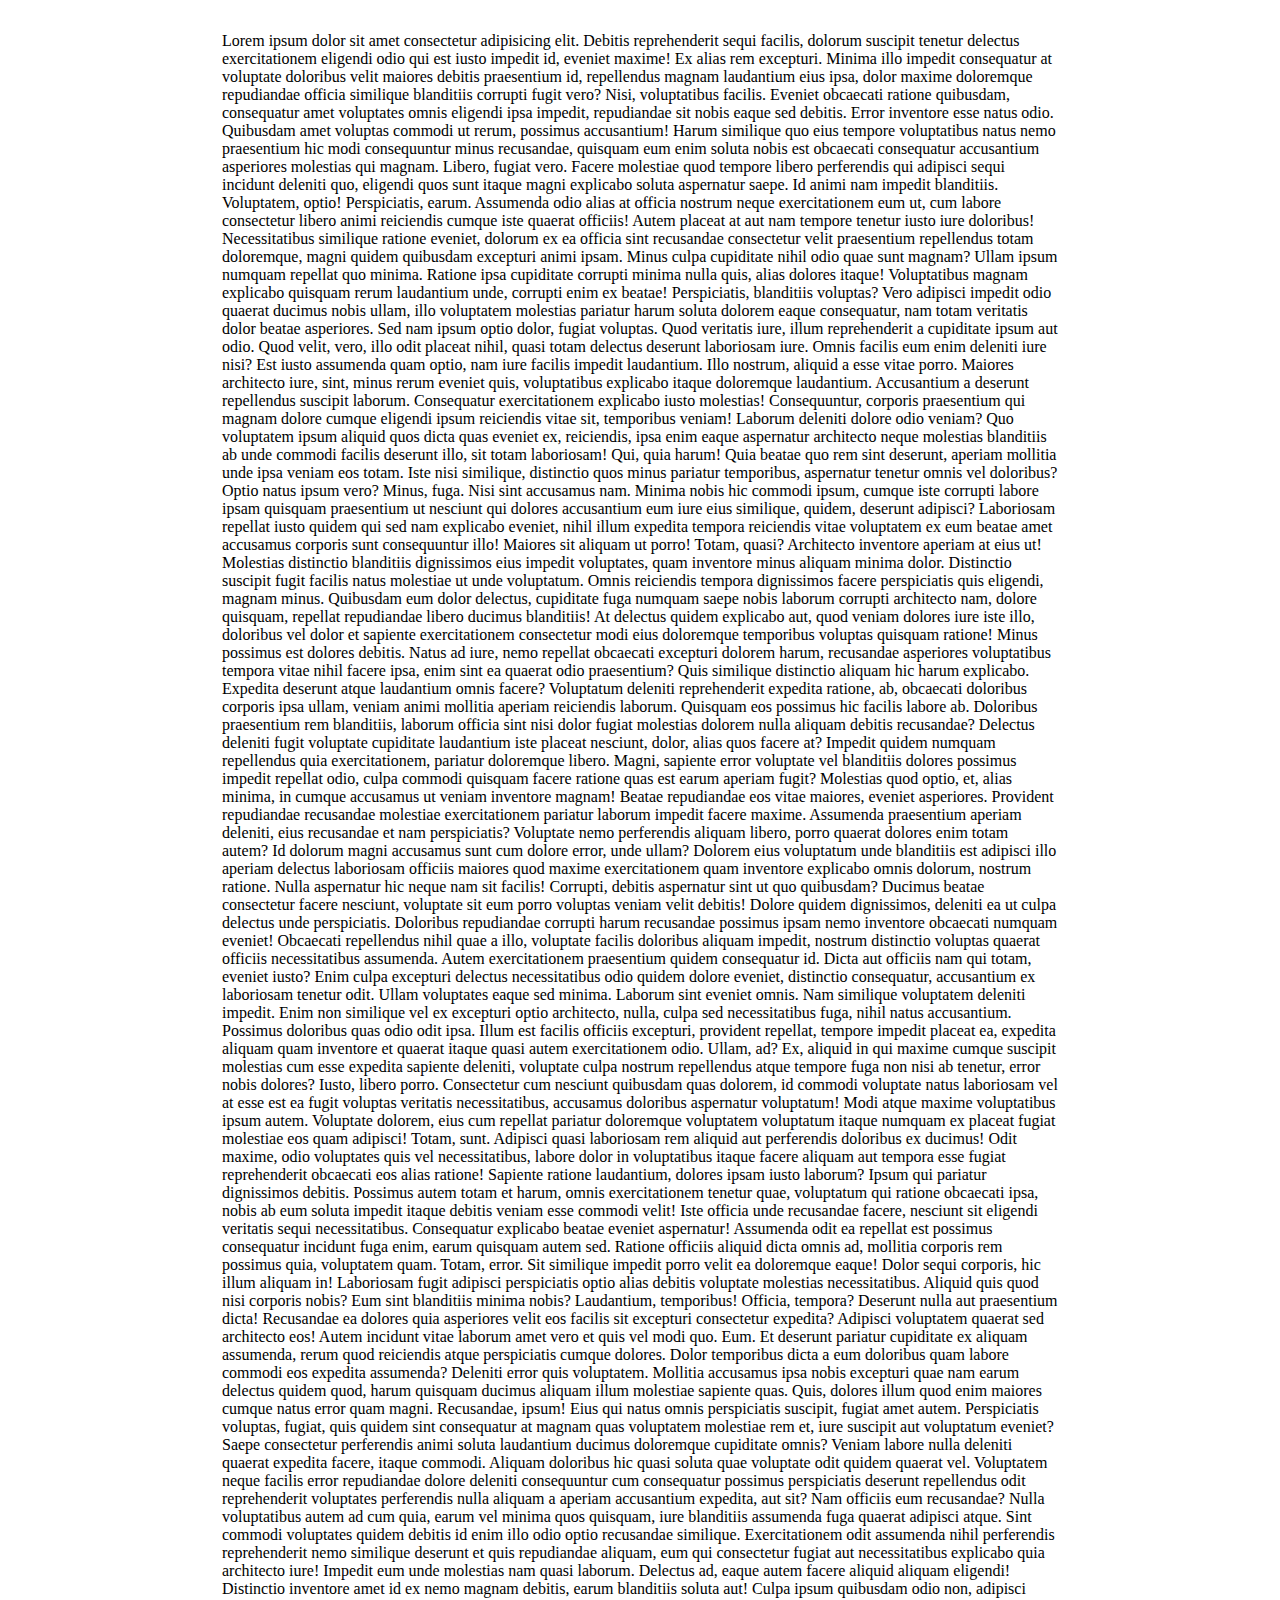
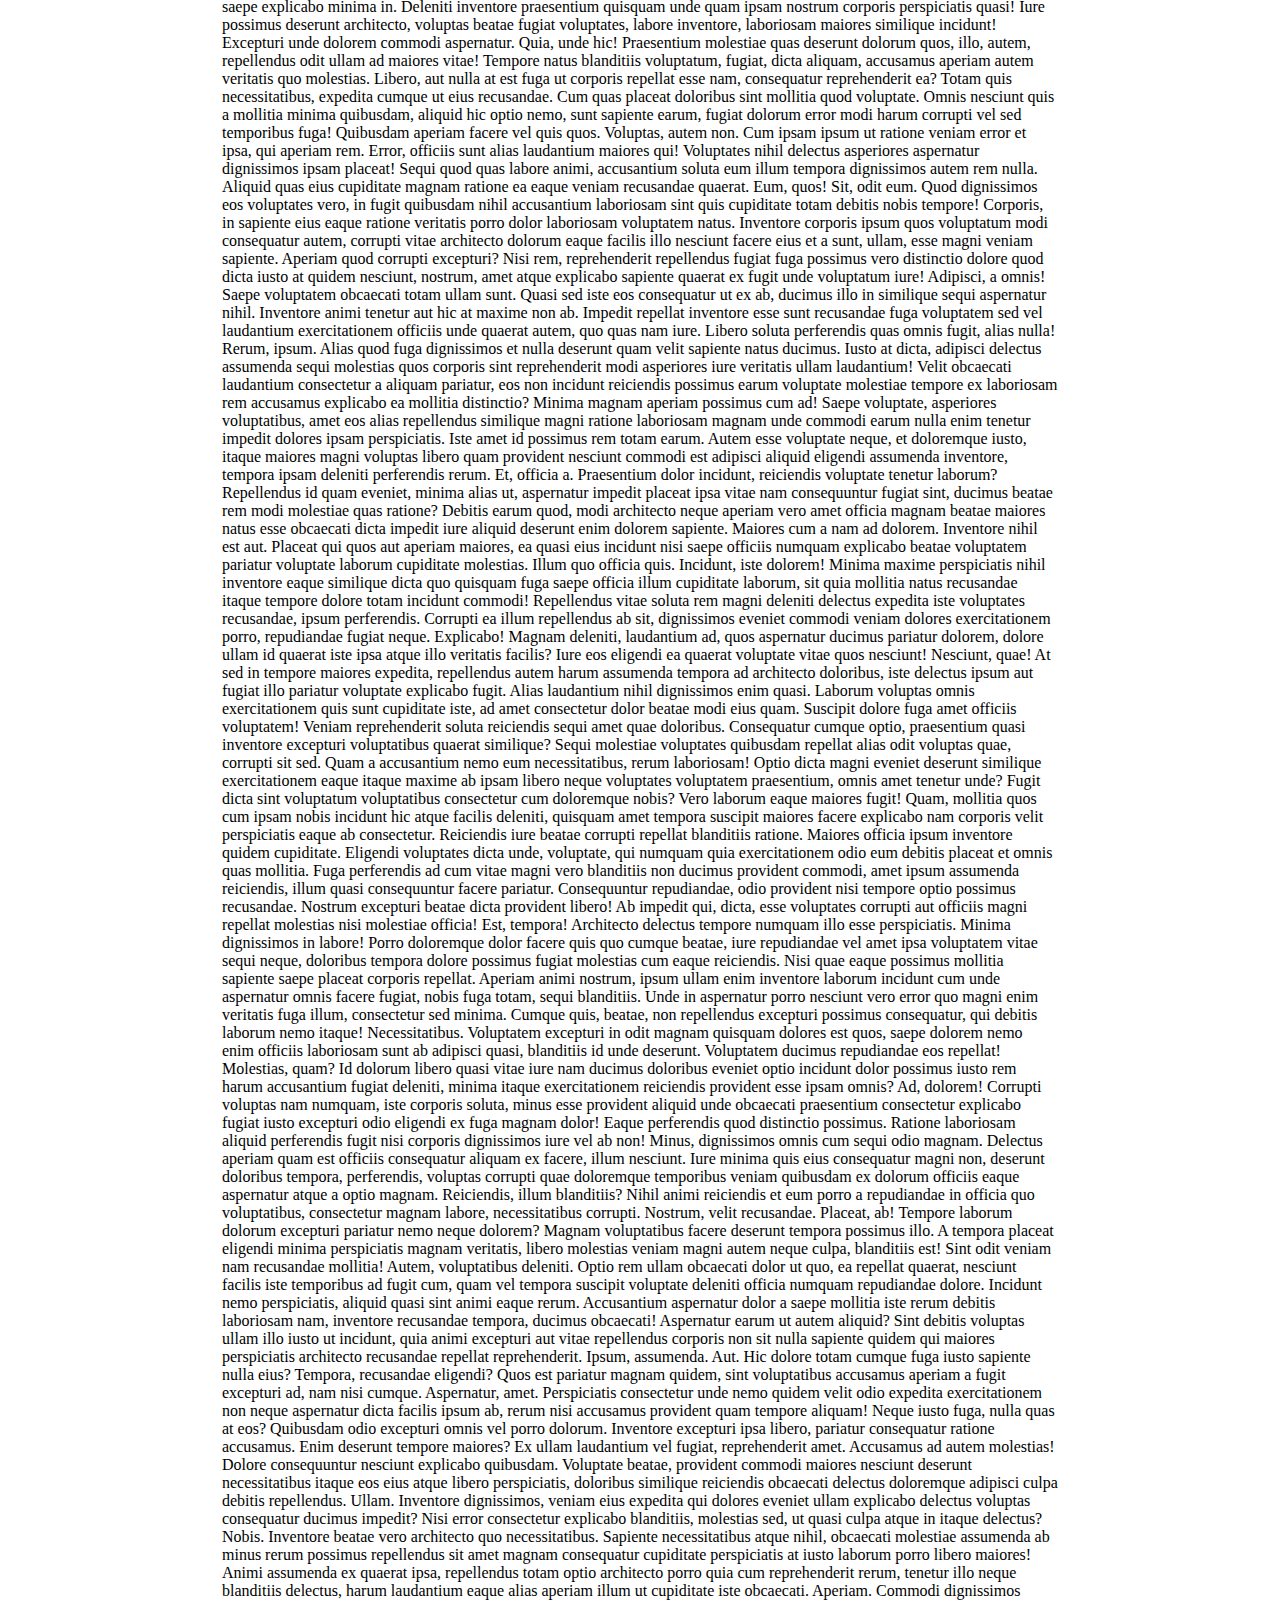
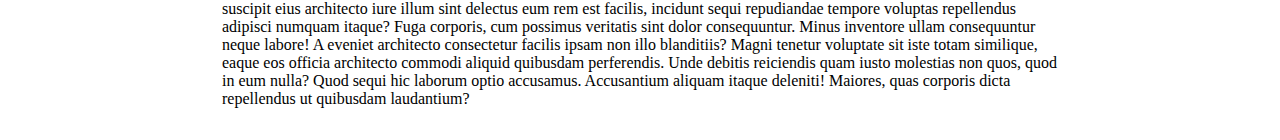
<file: blog-post-project/index.html>
<!DOCTYPE html>
<html lang="en">
    <head>
        <meta charset="UTF-8" />
        <meta http-equiv="X-UA-Compatible" content="IE=edge" />
        <meta name="viewport" content="width=device-width, initial-scale=1.0" />
        <link rel="stylesheet" href="styles.css" />
        <title>Typography Blog Post</title>
    </head>
    <body>
        <div class="content">
            <p>
                Lorem ipsum dolor sit amet consectetur adipisicing elit. Debitis
                reprehenderit sequi facilis, dolorum suscipit tenetur delectus
                exercitationem eligendi odio qui est iusto impedit id, eveniet
                maxime! Ex alias rem excepturi. Minima illo impedit consequatur
                at voluptate doloribus velit maiores debitis praesentium id,
                repellendus magnam laudantium eius ipsa, dolor maxime doloremque
                repudiandae officia similique blanditiis corrupti fugit vero?
                Nisi, voluptatibus facilis. Eveniet obcaecati ratione quibusdam,
                consequatur amet voluptates omnis eligendi ipsa impedit,
                repudiandae sit nobis eaque sed debitis. Error inventore esse
                natus odio. Quibusdam amet voluptas commodi ut rerum, possimus
                accusantium! Harum similique quo eius tempore voluptatibus natus
                nemo praesentium hic modi consequuntur minus recusandae,
                quisquam eum enim soluta nobis est obcaecati consequatur
                accusantium asperiores molestias qui magnam. Libero, fugiat
                vero. Facere molestiae quod tempore libero perferendis qui
                adipisci sequi incidunt deleniti quo, eligendi quos sunt itaque
                magni explicabo soluta aspernatur saepe. Id animi nam impedit
                blanditiis. Voluptatem, optio! Perspiciatis, earum. Assumenda
                odio alias at officia nostrum neque exercitationem eum ut, cum
                labore consectetur libero animi reiciendis cumque iste quaerat
                officiis! Autem placeat at aut nam tempore tenetur iusto iure
                doloribus! Necessitatibus similique ratione eveniet, dolorum ex
                ea officia sint recusandae consectetur velit praesentium
                repellendus totam doloremque, magni quidem quibusdam excepturi
                animi ipsam. Minus culpa cupiditate nihil odio quae sunt magnam?
                Ullam ipsum numquam repellat quo minima. Ratione ipsa cupiditate
                corrupti minima nulla quis, alias dolores itaque! Voluptatibus
                magnam explicabo quisquam rerum laudantium unde, corrupti enim
                ex beatae! Perspiciatis, blanditiis voluptas? Vero adipisci
                impedit odio quaerat ducimus nobis ullam, illo voluptatem
                molestias pariatur harum soluta dolorem eaque consequatur, nam
                totam veritatis dolor beatae asperiores. Sed nam ipsum optio
                dolor, fugiat voluptas. Quod veritatis iure, illum reprehenderit
                a cupiditate ipsum aut odio. Quod velit, vero, illo odit placeat
                nihil, quasi totam delectus deserunt laboriosam iure. Omnis
                facilis eum enim deleniti iure nisi? Est iusto assumenda quam
                optio, nam iure facilis impedit laudantium. Illo nostrum,
                aliquid a esse vitae porro. Maiores architecto iure, sint, minus
                rerum eveniet quis, voluptatibus explicabo itaque doloremque
                laudantium. Accusantium a deserunt repellendus suscipit laborum.
                Consequatur exercitationem explicabo iusto molestias!
                Consequuntur, corporis praesentium qui magnam dolore cumque
                eligendi ipsum reiciendis vitae sit, temporibus veniam! Laborum
                deleniti dolore odio veniam? Quo voluptatem ipsum aliquid quos
                dicta quas eveniet ex, reiciendis, ipsa enim eaque aspernatur
                architecto neque molestias blanditiis ab unde commodi facilis
                deserunt illo, sit totam laboriosam! Qui, quia harum! Quia
                beatae quo rem sint deserunt, aperiam mollitia unde ipsa veniam
                eos totam. Iste nisi similique, distinctio quos minus pariatur
                temporibus, aspernatur tenetur omnis vel doloribus? Optio natus
                ipsum vero? Minus, fuga. Nisi sint accusamus nam. Minima nobis
                hic commodi ipsum, cumque iste corrupti labore ipsam quisquam
                praesentium ut nesciunt qui dolores accusantium eum iure eius
                similique, quidem, deserunt adipisci? Laboriosam repellat iusto
                quidem qui sed nam explicabo eveniet, nihil illum expedita
                tempora reiciendis vitae voluptatem ex eum beatae amet accusamus
                corporis sunt consequuntur illo! Maiores sit aliquam ut porro!
                Totam, quasi? Architecto inventore aperiam at eius ut! Molestias
                distinctio blanditiis dignissimos eius impedit voluptates, quam
                inventore minus aliquam minima dolor. Distinctio suscipit fugit
                facilis natus molestiae ut unde voluptatum. Omnis reiciendis
                tempora dignissimos facere perspiciatis quis eligendi, magnam
                minus. Quibusdam eum dolor delectus, cupiditate fuga numquam
                saepe nobis laborum corrupti architecto nam, dolore quisquam,
                repellat repudiandae libero ducimus blanditiis! At delectus
                quidem explicabo aut, quod veniam dolores iure iste illo,
                doloribus vel dolor et sapiente exercitationem consectetur modi
                eius doloremque temporibus voluptas quisquam ratione! Minus
                possimus est dolores debitis. Natus ad iure, nemo repellat
                obcaecati excepturi dolorem harum, recusandae asperiores
                voluptatibus tempora vitae nihil facere ipsa, enim sint ea
                quaerat odio praesentium? Quis similique distinctio aliquam hic
                harum explicabo. Expedita deserunt atque laudantium omnis
                facere? Voluptatum deleniti reprehenderit expedita ratione, ab,
                obcaecati doloribus corporis ipsa ullam, veniam animi mollitia
                aperiam reiciendis laborum. Quisquam eos possimus hic facilis
                labore ab. Doloribus praesentium rem blanditiis, laborum officia
                sint nisi dolor fugiat molestias dolorem nulla aliquam debitis
                recusandae? Delectus deleniti fugit voluptate cupiditate
                laudantium iste placeat nesciunt, dolor, alias quos facere at?
                Impedit quidem numquam repellendus quia exercitationem, pariatur
                doloremque libero. Magni, sapiente error voluptate vel
                blanditiis dolores possimus impedit repellat odio, culpa commodi
                quisquam facere ratione quas est earum aperiam fugit? Molestias
                quod optio, et, alias minima, in cumque accusamus ut veniam
                inventore magnam! Beatae repudiandae eos vitae maiores, eveniet
                asperiores. Provident repudiandae recusandae molestiae
                exercitationem pariatur laborum impedit facere maxime. Assumenda
                praesentium aperiam deleniti, eius recusandae et nam
                perspiciatis? Voluptate nemo perferendis aliquam libero, porro
                quaerat dolores enim totam autem? Id dolorum magni accusamus
                sunt cum dolore error, unde ullam? Dolorem eius voluptatum unde
                blanditiis est adipisci illo aperiam delectus laboriosam
                officiis maiores quod maxime exercitationem quam inventore
                explicabo omnis dolorum, nostrum ratione. Nulla aspernatur hic
                neque nam sit facilis! Corrupti, debitis aspernatur sint ut quo
                quibusdam? Ducimus beatae consectetur facere nesciunt, voluptate
                sit eum porro voluptas veniam velit debitis! Dolore quidem
                dignissimos, deleniti ea ut culpa delectus unde perspiciatis.
                Doloribus repudiandae corrupti harum recusandae possimus ipsam
                nemo inventore obcaecati numquam eveniet! Obcaecati repellendus
                nihil quae a illo, voluptate facilis doloribus aliquam impedit,
                nostrum distinctio voluptas quaerat officiis necessitatibus
                assumenda. Autem exercitationem praesentium quidem consequatur
                id. Dicta aut officiis nam qui totam, eveniet iusto? Enim culpa
                excepturi delectus necessitatibus odio quidem dolore eveniet,
                distinctio consequatur, accusantium ex laboriosam tenetur odit.
                Ullam voluptates eaque sed minima. Laborum sint eveniet omnis.
                Nam similique voluptatem deleniti impedit. Enim non similique
                vel ex excepturi optio architecto, nulla, culpa sed
                necessitatibus fuga, nihil natus accusantium. Possimus doloribus
                quas odio odit ipsa. Illum est facilis officiis excepturi,
                provident repellat, tempore impedit placeat ea, expedita aliquam
                quam inventore et quaerat itaque quasi autem exercitationem
                odio. Ullam, ad? Ex, aliquid in qui maxime cumque suscipit
                molestias cum esse expedita sapiente deleniti, voluptate culpa
                nostrum repellendus atque tempore fuga non nisi ab tenetur,
                error nobis dolores? Iusto, libero porro. Consectetur cum
                nesciunt quibusdam quas dolorem, id commodi voluptate natus
                laboriosam vel at esse est ea fugit voluptas veritatis
                necessitatibus, accusamus doloribus aspernatur voluptatum! Modi
                atque maxime voluptatibus ipsum autem. Voluptate dolorem, eius
                cum repellat pariatur doloremque voluptatem voluptatum itaque
                numquam ex placeat fugiat molestiae eos quam adipisci! Totam,
                sunt. Adipisci quasi laboriosam rem aliquid aut perferendis
                doloribus ex ducimus! Odit maxime, odio voluptates quis vel
                necessitatibus, labore dolor in voluptatibus itaque facere
                aliquam aut tempora esse fugiat reprehenderit obcaecati eos
                alias ratione! Sapiente ratione laudantium, dolores ipsam iusto
                laborum? Ipsum qui pariatur dignissimos debitis. Possimus autem
                totam et harum, omnis exercitationem tenetur quae, voluptatum
                qui ratione obcaecati ipsa, nobis ab eum soluta impedit itaque
                debitis veniam esse commodi velit! Iste officia unde recusandae
                facere, nesciunt sit eligendi veritatis sequi necessitatibus.
                Consequatur explicabo beatae eveniet aspernatur! Assumenda odit
                ea repellat est possimus consequatur incidunt fuga enim, earum
                quisquam autem sed. Ratione officiis aliquid dicta omnis ad,
                mollitia corporis rem possimus quia, voluptatem quam. Totam,
                error. Sit similique impedit porro velit ea doloremque eaque!
                Dolor sequi corporis, hic illum aliquam in! Laboriosam fugit
                adipisci perspiciatis optio alias debitis voluptate molestias
                necessitatibus. Aliquid quis quod nisi corporis nobis? Eum sint
                blanditiis minima nobis? Laudantium, temporibus! Officia,
                tempora? Deserunt nulla aut praesentium dicta! Recusandae ea
                dolores quia asperiores velit eos facilis sit excepturi
                consectetur expedita? Adipisci voluptatem quaerat sed architecto
                eos! Autem incidunt vitae laborum amet vero et quis vel modi
                quo. Eum. Et deserunt pariatur cupiditate ex aliquam assumenda,
                rerum quod reiciendis atque perspiciatis cumque dolores. Dolor
                temporibus dicta a eum doloribus quam labore commodi eos
                expedita assumenda? Deleniti error quis voluptatem. Mollitia
                accusamus ipsa nobis excepturi quae nam earum delectus quidem
                quod, harum quisquam ducimus aliquam illum molestiae sapiente
                quas. Quis, dolores illum quod enim maiores cumque natus error
                quam magni. Recusandae, ipsum! Eius qui natus omnis perspiciatis
                suscipit, fugiat amet autem. Perspiciatis voluptas, fugiat, quis
                quidem sint consequatur at magnam quas voluptatem molestiae rem
                et, iure suscipit aut voluptatum eveniet? Saepe consectetur
                perferendis animi soluta laudantium ducimus doloremque
                cupiditate omnis? Veniam labore nulla deleniti quaerat expedita
                facere, itaque commodi. Aliquam doloribus hic quasi soluta quae
                voluptate odit quidem quaerat vel. Voluptatem neque facilis
                error repudiandae dolore deleniti consequuntur cum consequatur
                possimus perspiciatis deserunt repellendus odit reprehenderit
                voluptates perferendis nulla aliquam a aperiam accusantium
                expedita, aut sit? Nam officiis eum recusandae? Nulla
                voluptatibus autem ad cum quia, earum vel minima quos quisquam,
                iure blanditiis assumenda fuga quaerat adipisci atque. Sint
                commodi voluptates quidem debitis id enim illo odio optio
                recusandae similique. Exercitationem odit assumenda nihil
                perferendis reprehenderit nemo similique deserunt et quis
                repudiandae aliquam, eum qui consectetur fugiat aut
                necessitatibus explicabo quia architecto iure! Impedit eum unde
                molestias nam quasi laborum. Delectus ad, eaque autem facere
                aliquid aliquam eligendi! Distinctio inventore amet id ex nemo
                magnam debitis, earum blanditiis soluta aut! Culpa ipsum
                quibusdam odio non, adipisci saepe explicabo minima in. Deleniti
                inventore praesentium quisquam unde quam ipsam nostrum corporis
                perspiciatis quasi! Iure possimus deserunt architecto, voluptas
                beatae fugiat voluptates, labore inventore, laboriosam maiores
                similique incidunt! Excepturi unde dolorem commodi aspernatur.
                Quia, unde hic! Praesentium molestiae quas deserunt dolorum
                quos, illo, autem, repellendus odit ullam ad maiores vitae!
                Tempore natus blanditiis voluptatum, fugiat, dicta aliquam,
                accusamus aperiam autem veritatis quo molestias. Libero, aut
                nulla at est fuga ut corporis repellat esse nam, consequatur
                reprehenderit ea? Totam quis necessitatibus, expedita cumque ut
                eius recusandae. Cum quas placeat doloribus sint mollitia quod
                voluptate. Omnis nesciunt quis a mollitia minima quibusdam,
                aliquid hic optio nemo, sunt sapiente earum, fugiat dolorum
                error modi harum corrupti vel sed temporibus fuga! Quibusdam
                aperiam facere vel quis quos. Voluptas, autem non. Cum ipsam
                ipsum ut ratione veniam error et ipsa, qui aperiam rem. Error,
                officiis sunt alias laudantium maiores qui! Voluptates nihil
                delectus asperiores aspernatur dignissimos ipsam placeat! Sequi
                quod quas labore animi, accusantium soluta eum illum tempora
                dignissimos autem rem nulla. Aliquid quas eius cupiditate magnam
                ratione ea eaque veniam recusandae quaerat. Eum, quos! Sit, odit
                eum. Quod dignissimos eos voluptates vero, in fugit quibusdam
                nihil accusantium laboriosam sint quis cupiditate totam debitis
                nobis tempore! Corporis, in sapiente eius eaque ratione
                veritatis porro dolor laboriosam voluptatem natus. Inventore
                corporis ipsum quos voluptatum modi consequatur autem, corrupti
                vitae architecto dolorum eaque facilis illo nesciunt facere eius
                et a sunt, ullam, esse magni veniam sapiente. Aperiam quod
                corrupti excepturi? Nisi rem, reprehenderit repellendus fugiat
                fuga possimus vero distinctio dolore quod dicta iusto at quidem
                nesciunt, nostrum, amet atque explicabo sapiente quaerat ex
                fugit unde voluptatum iure! Adipisci, a omnis! Saepe voluptatem
                obcaecati totam ullam sunt. Quasi sed iste eos consequatur ut ex
                ab, ducimus illo in similique sequi aspernatur nihil. Inventore
                animi tenetur aut hic at maxime non ab. Impedit repellat
                inventore esse sunt recusandae fuga voluptatem sed vel
                laudantium exercitationem officiis unde quaerat autem, quo quas
                nam iure. Libero soluta perferendis quas omnis fugit, alias
                nulla! Rerum, ipsum. Alias quod fuga dignissimos et nulla
                deserunt quam velit sapiente natus ducimus. Iusto at dicta,
                adipisci delectus assumenda sequi molestias quos corporis sint
                reprehenderit modi asperiores iure veritatis ullam laudantium!
                Velit obcaecati laudantium consectetur a aliquam pariatur, eos
                non incidunt reiciendis possimus earum voluptate molestiae
                tempore ex laboriosam rem accusamus explicabo ea mollitia
                distinctio? Minima magnam aperiam possimus cum ad! Saepe
                voluptate, asperiores voluptatibus, amet eos alias repellendus
                similique magni ratione laboriosam magnam unde commodi earum
                nulla enim tenetur impedit dolores ipsam perspiciatis. Iste amet
                id possimus rem totam earum. Autem esse voluptate neque, et
                doloremque iusto, itaque maiores magni voluptas libero quam
                provident nesciunt commodi est adipisci aliquid eligendi
                assumenda inventore, tempora ipsam deleniti perferendis rerum.
                Et, officia a. Praesentium dolor incidunt, reiciendis voluptate
                tenetur laborum? Repellendus id quam eveniet, minima alias ut,
                aspernatur impedit placeat ipsa vitae nam consequuntur fugiat
                sint, ducimus beatae rem modi molestiae quas ratione? Debitis
                earum quod, modi architecto neque aperiam vero amet officia
                magnam beatae maiores natus esse obcaecati dicta impedit iure
                aliquid deserunt enim dolorem sapiente. Maiores cum a nam ad
                dolorem. Inventore nihil est aut. Placeat qui quos aut aperiam
                maiores, ea quasi eius incidunt nisi saepe officiis numquam
                explicabo beatae voluptatem pariatur voluptate laborum
                cupiditate molestias. Illum quo officia quis. Incidunt, iste
                dolorem! Minima maxime perspiciatis nihil inventore eaque
                similique dicta quo quisquam fuga saepe officia illum cupiditate
                laborum, sit quia mollitia natus recusandae itaque tempore
                dolore totam incidunt commodi! Repellendus vitae soluta rem
                magni deleniti delectus expedita iste voluptates recusandae,
                ipsum perferendis. Corrupti ea illum repellendus ab sit,
                dignissimos eveniet commodi veniam dolores exercitationem porro,
                repudiandae fugiat neque. Explicabo! Magnam deleniti, laudantium
                ad, quos aspernatur ducimus pariatur dolorem, dolore ullam id
                quaerat iste ipsa atque illo veritatis facilis? Iure eos
                eligendi ea quaerat voluptate vitae quos nesciunt! Nesciunt,
                quae! At sed in tempore maiores expedita, repellendus autem
                harum assumenda tempora ad architecto doloribus, iste delectus
                ipsum aut fugiat illo pariatur voluptate explicabo fugit. Alias
                laudantium nihil dignissimos enim quasi. Laborum voluptas omnis
                exercitationem quis sunt cupiditate iste, ad amet consectetur
                dolor beatae modi eius quam. Suscipit dolore fuga amet officiis
                voluptatem! Veniam reprehenderit soluta reiciendis sequi amet
                quae doloribus. Consequatur cumque optio, praesentium quasi
                inventore excepturi voluptatibus quaerat similique? Sequi
                molestiae voluptates quibusdam repellat alias odit voluptas
                quae, corrupti sit sed. Quam a accusantium nemo eum
                necessitatibus, rerum laboriosam! Optio dicta magni eveniet
                deserunt similique exercitationem eaque itaque maxime ab ipsam
                libero neque voluptates voluptatem praesentium, omnis amet
                tenetur unde? Fugit dicta sint voluptatum voluptatibus
                consectetur cum doloremque nobis? Vero laborum eaque maiores
                fugit! Quam, mollitia quos cum ipsam nobis incidunt hic atque
                facilis deleniti, quisquam amet tempora suscipit maiores facere
                explicabo nam corporis velit perspiciatis eaque ab consectetur.
                Reiciendis iure beatae corrupti repellat blanditiis ratione.
                Maiores officia ipsum inventore quidem cupiditate. Eligendi
                voluptates dicta unde, voluptate, qui numquam quia
                exercitationem odio eum debitis placeat et omnis quas mollitia.
                Fuga perferendis ad cum vitae magni vero blanditiis non ducimus
                provident commodi, amet ipsum assumenda reiciendis, illum quasi
                consequuntur facere pariatur. Consequuntur repudiandae, odio
                provident nisi tempore optio possimus recusandae. Nostrum
                excepturi beatae dicta provident libero! Ab impedit qui, dicta,
                esse voluptates corrupti aut officiis magni repellat molestias
                nisi molestiae officia! Est, tempora! Architecto delectus
                tempore numquam illo esse perspiciatis. Minima dignissimos in
                labore! Porro doloremque dolor facere quis quo cumque beatae,
                iure repudiandae vel amet ipsa voluptatem vitae sequi neque,
                doloribus tempora dolore possimus fugiat molestias cum eaque
                reiciendis. Nisi quae eaque possimus mollitia sapiente saepe
                placeat corporis repellat. Aperiam animi nostrum, ipsum ullam
                enim inventore laborum incidunt cum unde aspernatur omnis facere
                fugiat, nobis fuga totam, sequi blanditiis. Unde in aspernatur
                porro nesciunt vero error quo magni enim veritatis fuga illum,
                consectetur sed minima. Cumque quis, beatae, non repellendus
                excepturi possimus consequatur, qui debitis laborum nemo itaque!
                Necessitatibus. Voluptatem excepturi in odit magnam quisquam
                dolores est quos, saepe dolorem nemo enim officiis laboriosam
                sunt ab adipisci quasi, blanditiis id unde deserunt. Voluptatem
                ducimus repudiandae eos repellat! Molestias, quam? Id dolorum
                libero quasi vitae iure nam ducimus doloribus eveniet optio
                incidunt dolor possimus iusto rem harum accusantium fugiat
                deleniti, minima itaque exercitationem reiciendis provident esse
                ipsam omnis? Ad, dolorem! Corrupti voluptas nam numquam, iste
                corporis soluta, minus esse provident aliquid unde obcaecati
                praesentium consectetur explicabo fugiat iusto excepturi odio
                eligendi ex fuga magnam dolor! Eaque perferendis quod distinctio
                possimus. Ratione laboriosam aliquid perferendis fugit nisi
                corporis dignissimos iure vel ab non! Minus, dignissimos omnis
                cum sequi odio magnam. Delectus aperiam quam est officiis
                consequatur aliquam ex facere, illum nesciunt. Iure minima quis
                eius consequatur magni non, deserunt doloribus tempora,
                perferendis, voluptas corrupti quae doloremque temporibus veniam
                quibusdam ex dolorum officiis eaque aspernatur atque a optio
                magnam. Reiciendis, illum blanditiis? Nihil animi reiciendis et
                eum porro a repudiandae in officia quo voluptatibus, consectetur
                magnam labore, necessitatibus corrupti. Nostrum, velit
                recusandae. Placeat, ab! Tempore laborum dolorum excepturi
                pariatur nemo neque dolorem? Magnam voluptatibus facere deserunt
                tempora possimus illo. A tempora placeat eligendi minima
                perspiciatis magnam veritatis, libero molestias veniam magni
                autem neque culpa, blanditiis est! Sint odit veniam nam
                recusandae mollitia! Autem, voluptatibus deleniti. Optio rem
                ullam obcaecati dolor ut quo, ea repellat quaerat, nesciunt
                facilis iste temporibus ad fugit cum, quam vel tempora suscipit
                voluptate deleniti officia numquam repudiandae dolore. Incidunt
                nemo perspiciatis, aliquid quasi sint animi eaque rerum.
                Accusantium aspernatur dolor a saepe mollitia iste rerum debitis
                laboriosam nam, inventore recusandae tempora, ducimus obcaecati!
                Aspernatur earum ut autem aliquid? Sint debitis voluptas ullam
                illo iusto ut incidunt, quia animi excepturi aut vitae
                repellendus corporis non sit nulla sapiente quidem qui maiores
                perspiciatis architecto recusandae repellat reprehenderit.
                Ipsum, assumenda. Aut. Hic dolore totam cumque fuga iusto
                sapiente nulla eius? Tempora, recusandae eligendi? Quos est
                pariatur magnam quidem, sint voluptatibus accusamus aperiam a
                fugit excepturi ad, nam nisi cumque. Aspernatur, amet.
                Perspiciatis consectetur unde nemo quidem velit odio expedita
                exercitationem non neque aspernatur dicta facilis ipsum ab,
                rerum nisi accusamus provident quam tempore aliquam! Neque iusto
                fuga, nulla quas at eos? Quibusdam odio excepturi omnis vel
                porro dolorum. Inventore excepturi ipsa libero, pariatur
                consequatur ratione accusamus. Enim deserunt tempore maiores? Ex
                ullam laudantium vel fugiat, reprehenderit amet. Accusamus ad
                autem molestias! Dolore consequuntur nesciunt explicabo
                quibusdam. Voluptate beatae, provident commodi maiores nesciunt
                deserunt necessitatibus itaque eos eius atque libero
                perspiciatis, doloribus similique reiciendis obcaecati delectus
                doloremque adipisci culpa debitis repellendus. Ullam. Inventore
                dignissimos, veniam eius expedita qui dolores eveniet ullam
                explicabo delectus voluptas consequatur ducimus impedit? Nisi
                error consectetur explicabo blanditiis, molestias sed, ut quasi
                culpa atque in itaque delectus? Nobis. Inventore beatae vero
                architecto quo necessitatibus. Sapiente necessitatibus atque
                nihil, obcaecati molestiae assumenda ab minus rerum possimus
                repellendus sit amet magnam consequatur cupiditate perspiciatis
                at iusto laborum porro libero maiores! Animi assumenda ex
                quaerat ipsa, repellendus totam optio architecto porro quia cum
                reprehenderit rerum, tenetur illo neque blanditiis delectus,
                harum laudantium eaque alias aperiam illum ut cupiditate iste
                obcaecati. Aperiam. Commodi dignissimos suscipit eius architecto
                iure illum sint delectus eum rem est facilis, incidunt sequi
                repudiandae tempore voluptas repellendus adipisci numquam
                itaque? Fuga corporis, cum possimus veritatis sint dolor
                consequuntur. Minus inventore ullam consequuntur neque labore! A
                eveniet architecto consectetur facilis ipsam non illo
                blanditiis? Magni tenetur voluptate sit iste totam similique,
                eaque eos officia architecto commodi aliquid quibusdam
                perferendis. Unde debitis reiciendis quam iusto molestias non
                quos, quod in eum nulla? Quod sequi hic laborum optio accusamus.
                Accusantium aliquam itaque deleniti! Maiores, quas corporis
                dicta repellendus ut quibusdam laudantium?
            </p>
        </div>
    </body>
</html>
</file>
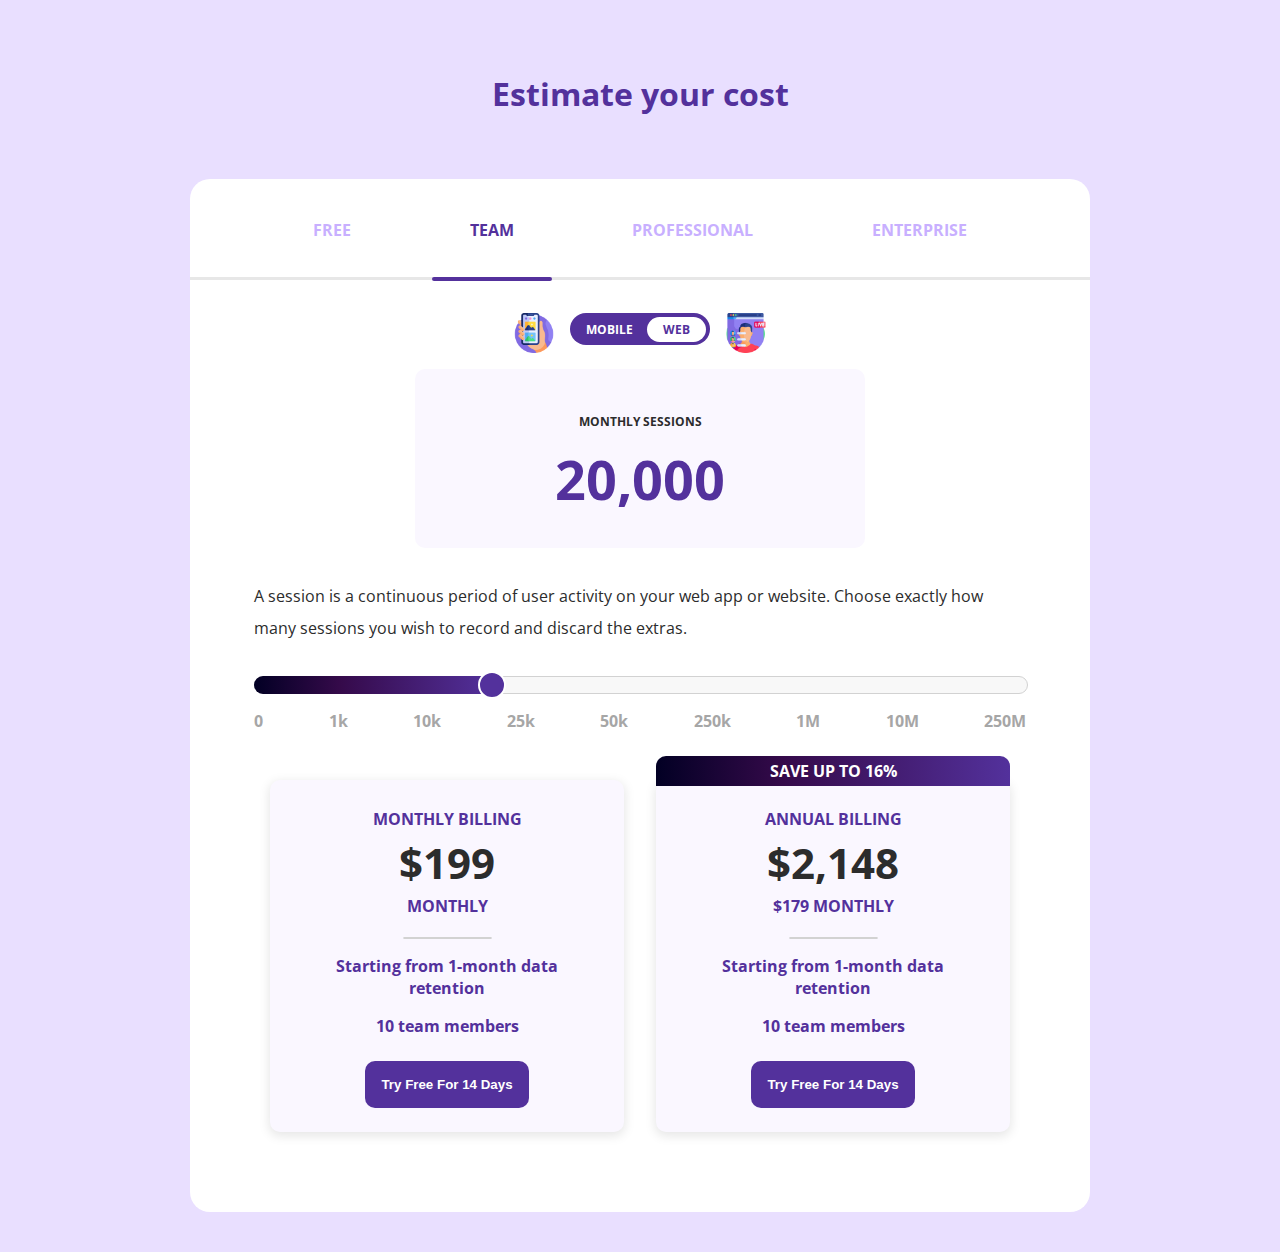
<file: cost-estimator-project/index.html>
<!DOCTYPE html>
<html>
    <head>
        <meta charset="utf-8" />
        <meta http-equiv="X-UA-Compatible" content="IE=edge" />
        <meta name="viewport" content="width=device-width, initial-scale=1" />
        <link rel="preconnect" href="https://fonts.googleapis.com" />
        <link rel="preconnect" href="https://fonts.gstatic.com" crossorigin />
        <link
            href="https://fonts.googleapis.com/css2?family=Open+Sans:wght@300;500;700&display=swap"
            rel="stylesheet"
        />
        <link rel="stylesheet" type="text/css" href="styles.css" />
        <title>Cost Estimator</title>
    </head>

    <body>
        <h1>Estimate your cost</h1>
        <div class="container">
            <div class="tabs">
                <p>Free</p>
                <p class="active">Team</p>
                <p>Professional</p>
                <p>Enterprise</p>
            </div>
            <div class="line"></div>
            <div class="toggle-wrapper">
                <img src="images/icon1.png" alt="" />
                <div class="toggle">
                    <span>Mobile</span>
                    <span>Web</span>
                </div>
                <img src="images/icon2.png" alt="" />
            </div>
            <div class="sessions-card">
                <p>Monthly Sessions</p>
                <p class="number">20,000</p>
            </div>
            <p class="description">
                A session is a continuous period of user activity on your web
                app or website. Choose exactly how many sessions you wish to
                record and discard the extras.
            </p>
            <div class="slider">
                <div class="bar">
                    <div class="progress"></div>
                    <div class="point"></div>
                </div>
                <div class="scale">
                    <ul>
                        <li>0</li>
                        <li>1k</li>
                        <li>10k</li>
                        <li>25k</li>
                        <li>50k</li>
                        <li>250k</li>
                        <li>1M</li>
                        <li>10M</li>
                        <li>250M</li>
                    </ul>
                </div>
            </div>
            <div class="card-wrapper">
                <div class="card">
                    <div class="top-section">
                        <p>Monthly Billing</p>
                        <p class="price">$199</p>
                        <p>Monthly</p>
                    </div>
                    <hr />
                    <p>Starting from 1-month data retention</p>
                    <p>10 team members</p>
                    <button>Try Free For 14 Days</button>
                </div>
                <div class="card">
                    <div class="top-section">
                        <div class="save-header">
                            <p>Save up to 16%</p>
                        </div>
                        <p>Annual Billing</p>
                        <p class="price">$2,148</p>
                        <p>$179 Monthly</p>
                    </div>
                    <hr />
                    <p>Starting from 1-month data retention</p>
                    <p>10 team members</p>
                    <button>Try Free For 14 Days</button>
                </div>
            </div>
        </div>
    </body>
</html>
</file>
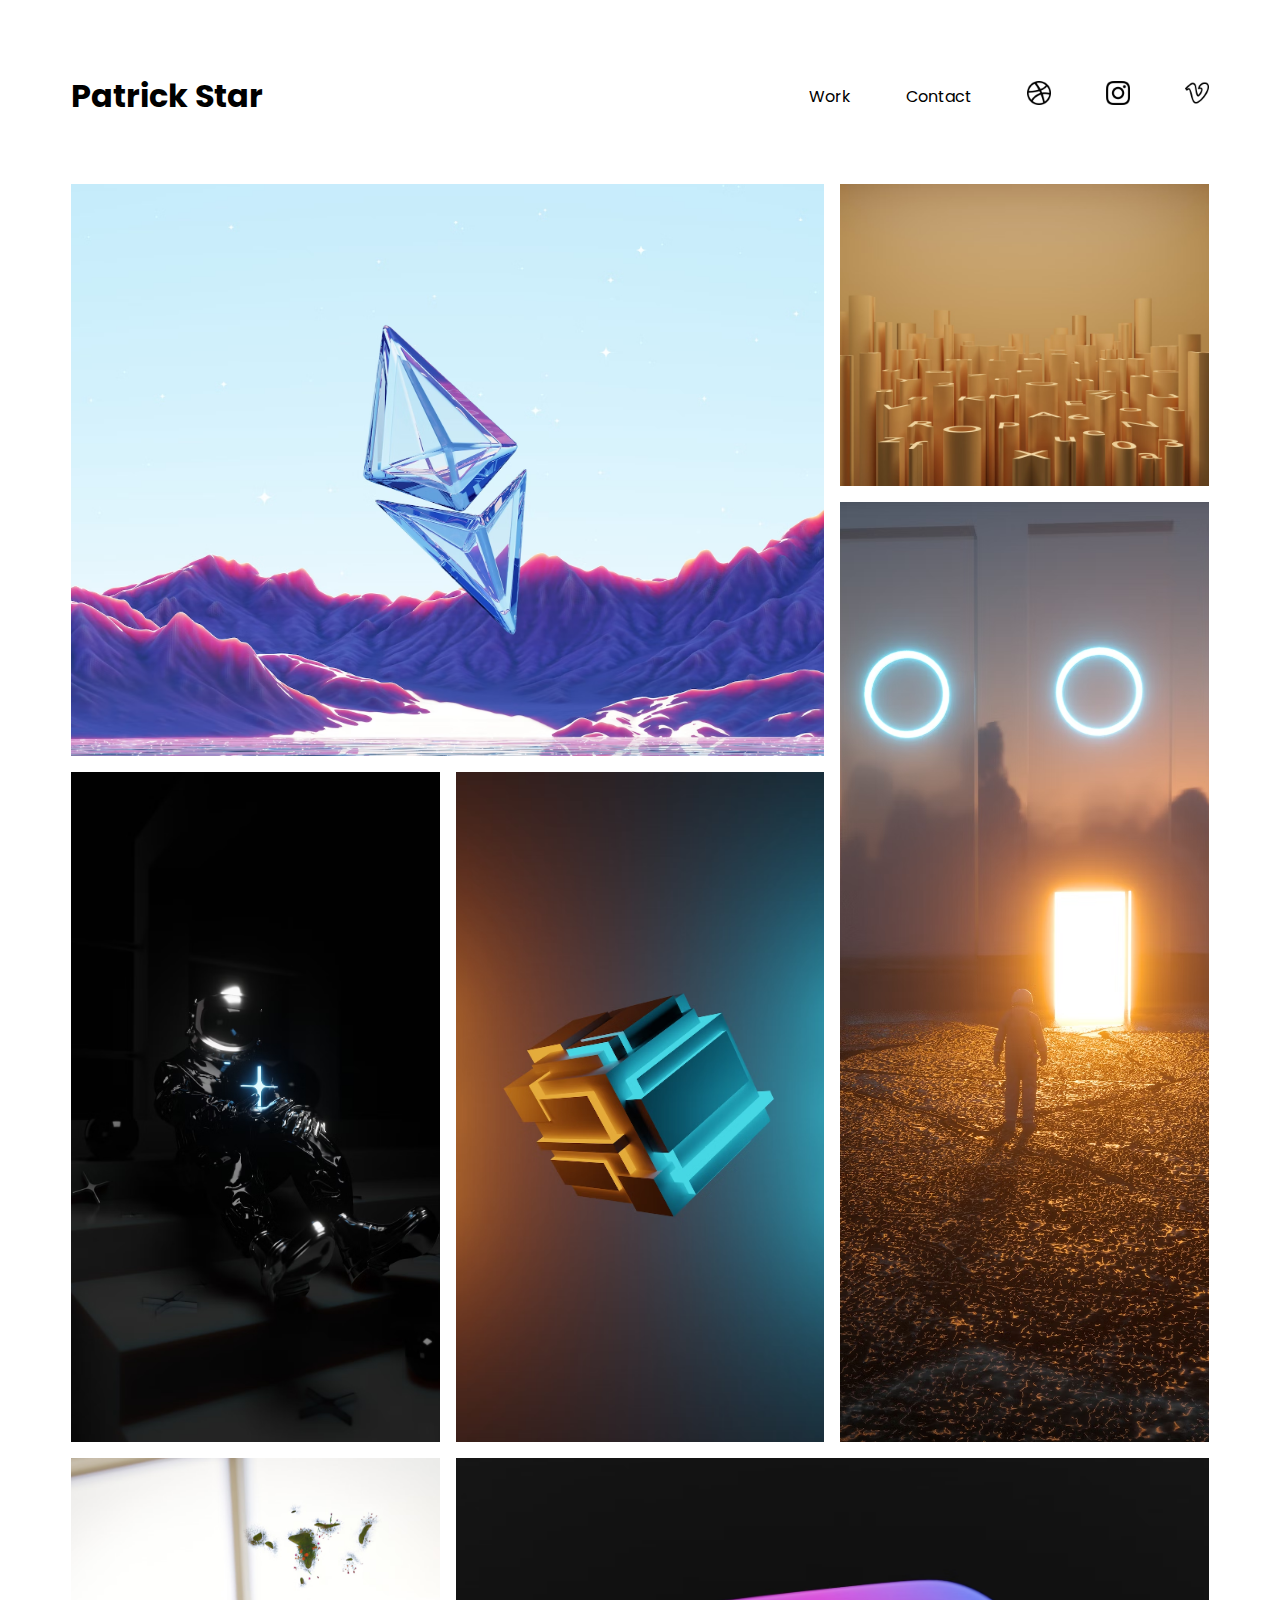
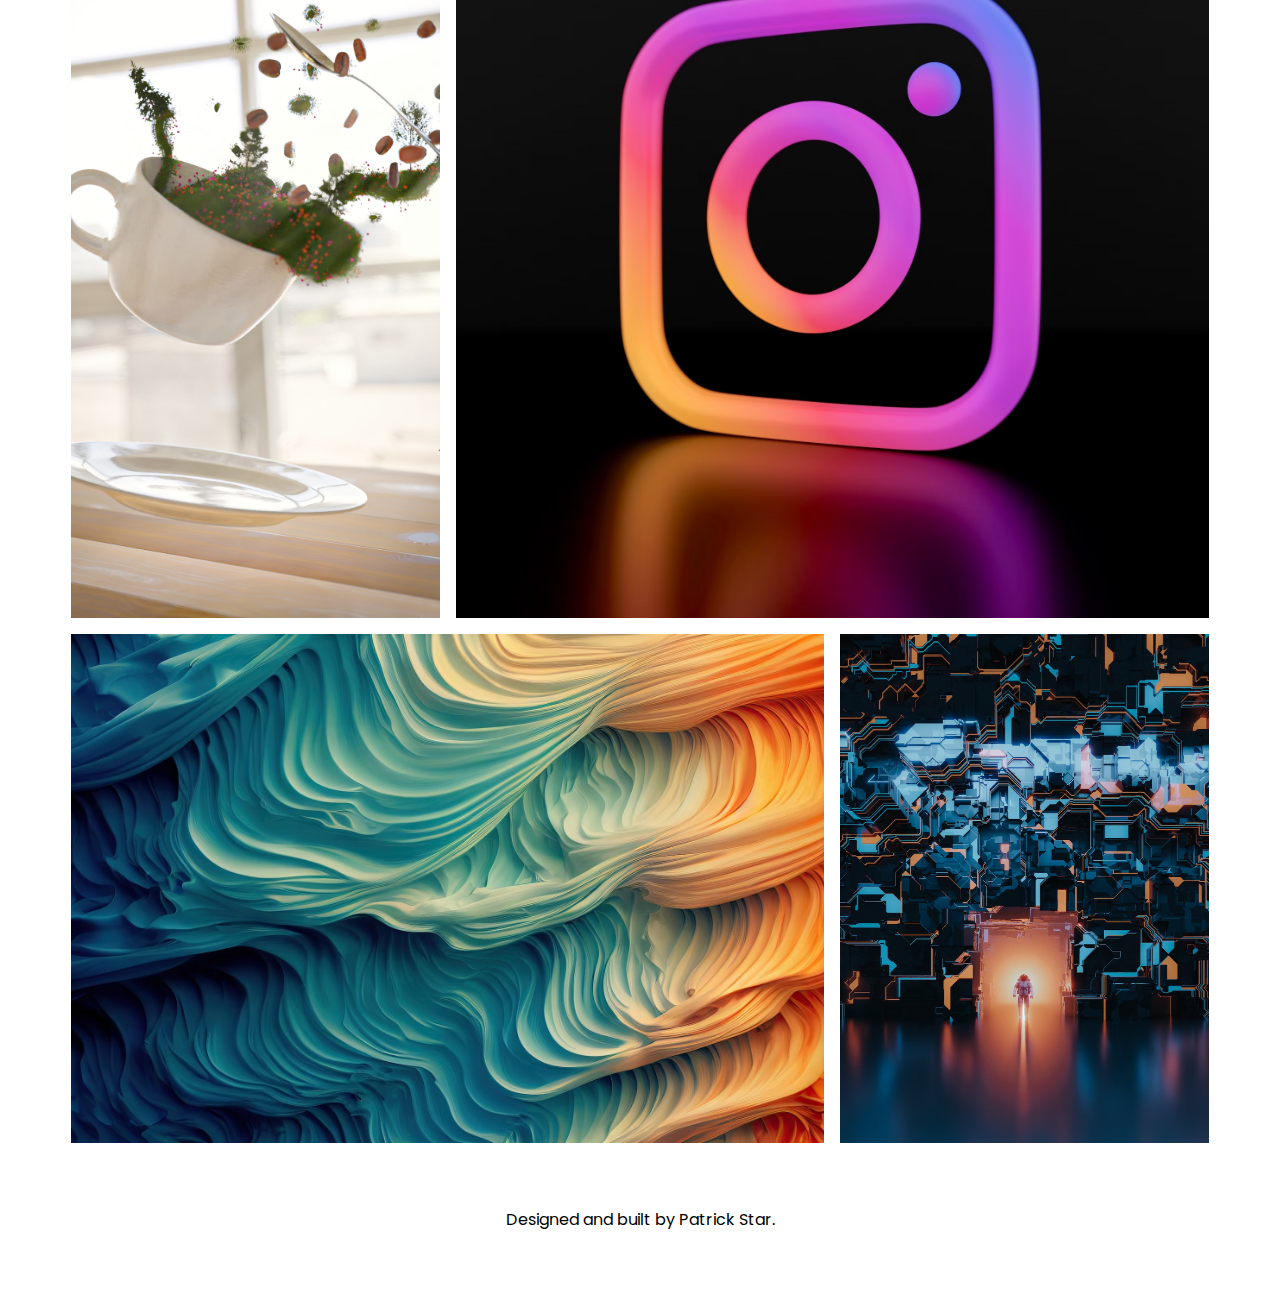
<file: grid-project/index.html>
<!DOCTYPE html>
<html lang="en">
    <head>
        <meta charset="UTF-8" />
        <meta http-equiv="X-UA-Compatible" content="IE=edge" />
        <meta name="viewport" content="width=device-width, initial-scale=1.0" />
        <link rel="preconnect" href="https://fonts.googleapis.com" />
        <link rel="preconnect" href="https://fonts.gstatic.com" crossorigin />
        <link
            href="https://fonts.googleapis.com/css2?family=Poppins:wght@400;700&display=swap"
            rel="stylesheet"
        />
        <link rel="stylesheet" href="index.css" />
        <title>Portfolio Site</title>
    </head>

    <body>
        <div class="container">
            <header class="navbar">
                <div class="left">Patrick Star</div>
                <nav class="right">
                    <a href="#work">Work</a>
                    <a href="#contact">Contact</a>
                    <a href="#dribble">
                        <img src="images/dribble_icon.png" alt="" />
                    </a>
                    <a href="#dribble">
                        <img src="images/insta_icon.png" alt="" />
                    </a>
                    <a href="#dribble">
                        <img src="images/v_icon.png" alt="" />
                    </a>
                </nav>
                <div class="hamburger">
                    <div class="bar1"></div>
                    <div class="bar2"></div>
                    <div class="bar3"></div>
                </div>
            </header>
            <nav class="mobileNav">
                <a href="#work">Work</a>
                <a href="#contact">Contact</a>
                <a href="#dribble">
                    <img src="images/dribble_icon.png" alt="" />
                </a>
                <a href="#dribble">
                    <img src="images/insta_icon.png" alt="" />
                </a>
                <a href="#dribble">
                    <img src="images/v_icon.png" alt="" />
                </a>
            </nav>
            <div class="project-grid">
                <div class="project" id="eth">
                    <img src="images/eth.avif" alt="" />
                    <p class="overlay">VIEW PROJECT</p>
                </div>
                <div class="project" id="alphabet">
                    <img src="images/alphabet.avif" alt="" />
                    <p class="overlay">VIEW PROJECT</p>
                </div>
                <div class="project" id="traveler">
                    <img src="images/traveler.avif" alt="" />
                    <p class="overlay">VIEW PROJECT</p>
                </div>
                <div class="project" id="cube">
                    <img src="images/cube.avif" alt="" />
                    <p class="overlay">VIEW PROJECT</p>
                </div>
                <div class="project" id="astro">
                    <img src="images/astro.avif" alt="" />
                    <p class="overlay white">VIEW PROJECT</p>
                </div>
                <div class="project" id="cup">
                    <img src="images/cup.avif" alt="" />
                    <p class="overlay">VIEW PROJECT</p>
                </div>
                <div class="project" id="insta">
                    <img src="images/insta.avif" alt="" />
                    <p class="overlay white">VIEW PROJECT</p>
                </div>
                <div class="project" id="foam">
                    <img src="images/foam.avif" alt="" />
                    <p class="overlay">VIEW PROJECT</p>
                </div>
                <div class="project" id="dimensional">
                    <img src="images/dimensional.avif" alt="" />
                    <p class="overlay white">VIEW PROJECT</p>
                </div>
            </div>
            <footer class="footer">Designed and built by Patrick Star.</footer>
        </div>

        <script src="index.js"></script>
    </body>
</html>
</file>
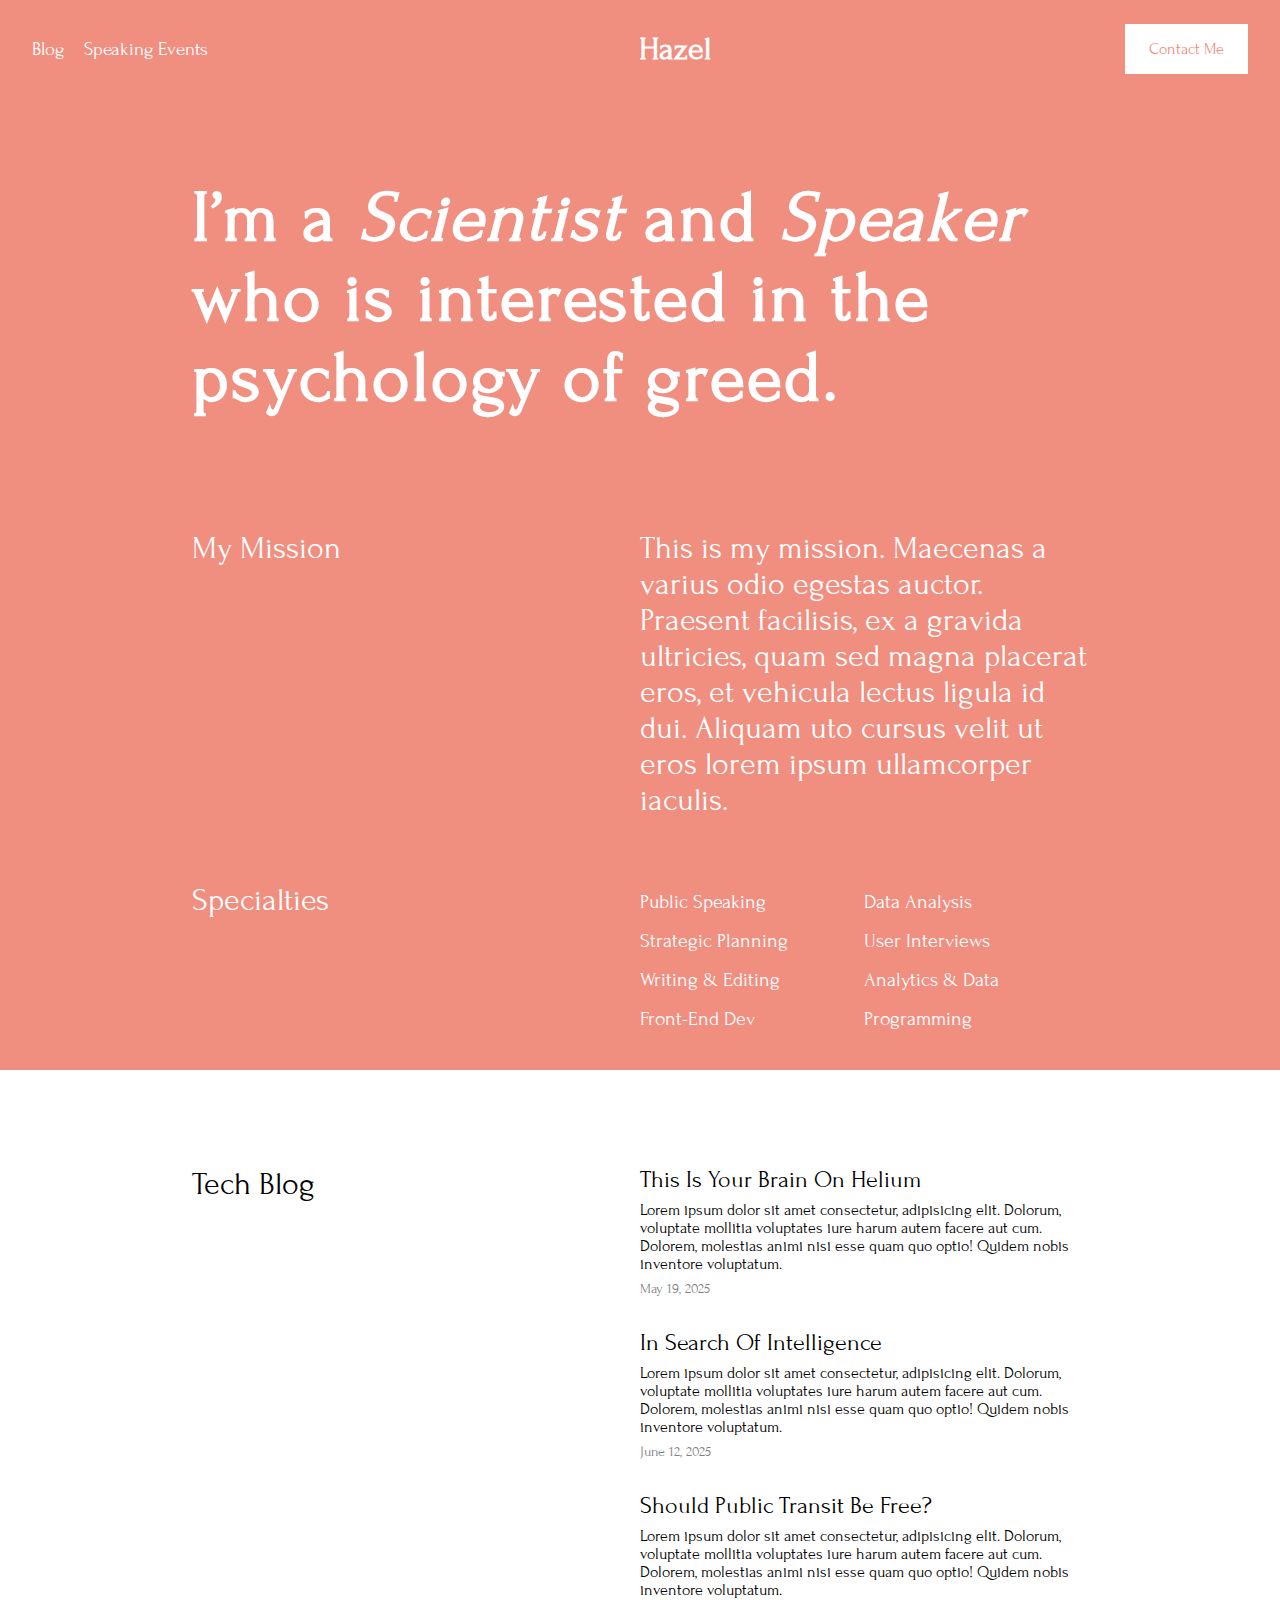
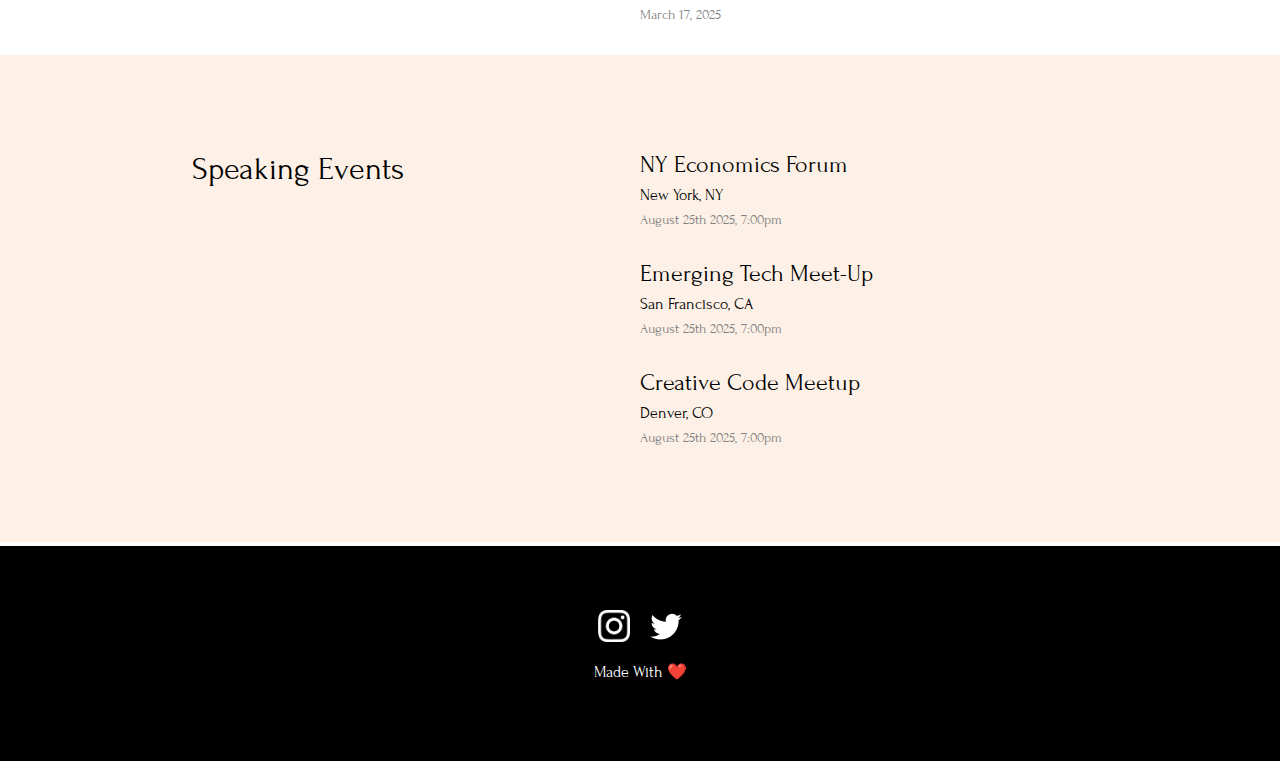
<file: hazel-cv-project/index.html>
<!DOCTYPE html>
<html lang="en">
    <head>
        <meta charset="UTF-8" />
        <meta http-equiv="X-UA-Compatible" content="IE=edge" />
        <meta name="viewport" content="width=device-width, initial-scale=1.0" />
        <link rel="preconnect" href="https://fonts.googleapis.com" />
        <link rel="preconnect" href="https://fonts.gstatic.com" crossorigin />
        <link
            href="https://fonts.googleapis.com/css2?family=Forum&display=swap"
            rel="stylesheet"
        />
        <link rel="stylesheet" href="styles.css" />
        <title>Hazel | CV</title>
    </head>

    <body>
        <section class="hero">
            <header class="navbar">
                <nav class="links">
                    <a href="#">Blog</a>
                    <a href="#">Speaking Events</a>
                </nav>
                <p>Hazel</p>
                <a class="contact" href="#contact">Contact Me</a>
            </header>
            <div class="hero-content">
                <h1 class="tagline">
                    I’m a <em>Scientist</em> and <em>Speaker</em> who is
                    interested in the psychology of greed.
                </h1>
                <div class="two-column-section">
                    <p class="section-heading">My Mission</p>
                    <p>
                        This is my mission. Maecenas a varius odio egestas
                        auctor. Praesent facilisis, ex a gravida ultricies, quam
                        sed magna placerat eros, et vehicula lectus ligula id
                        dui. Aliquam uto cursus velit ut eros lorem ipsum
                        ullamcorper iaculis.
                    </p>
                </div>
                <div class="two-column-section">
                    <p class="section-heading">Specialties</p>
                    <ul class="skills">
                        <li>Public Speaking</li>
                        <li>Data Analysis</li>
                        <li>Strategic Planning</li>
                        <li>User Interviews</li>
                        <li>Writing & Editing</li>
                        <li>Analytics & Data</li>
                        <li>Front-End Dev</li>
                        <li>Programming</li>
                    </ul>
                </div>
            </div>
        </section>
        <section class="blog-section">
            <div class="blog-content">
                <div class="two-column-section">
                    <p class="section-heading">Tech Blog</p>
                    <div class="blog-posts">
                        <p class="blog-heading">This Is Your Brain On Helium</p>
                        <p class="blog-text">
                            Lorem ipsum dolor sit amet consectetur, adipisicing
                            elit. Dolorum, voluptate mollitia voluptates iure
                            harum autem facere aut cum. Dolorem, molestias animi
                            nisi esse quam quo optio! Quidem nobis inventore
                            voluptatum.
                        </p>
                        <p class="blog-date">May 19, 2025</p>
                        <p class="blog-heading">In Search Of Intelligence</p>
                        <p class="blog-text">
                            Lorem ipsum dolor sit amet consectetur, adipisicing
                            elit. Dolorum, voluptate mollitia voluptates iure
                            harum autem facere aut cum. Dolorem, molestias animi
                            nisi esse quam quo optio! Quidem nobis inventore
                            voluptatum.
                        </p>
                        <p class="blog-date">June 12, 2025</p>
                        <p class="blog-heading">
                            Should Public Transit Be Free?
                        </p>
                        <p class="blog-text">
                            Lorem ipsum dolor sit amet consectetur, adipisicing
                            elit. Dolorum, voluptate mollitia voluptates iure
                            harum autem facere aut cum. Dolorem, molestias animi
                            nisi esse quam quo optio! Quidem nobis inventore
                            voluptatum.
                        </p>
                        <p class="blog-date">March 17, 2025</p>
                    </div>
                </div>
            </div>
        </section>
        <section class="events-section">
            <div class="events-content">
                <div class="two-column-section">
                    <p class="section-heading">Speaking Events</p>
                    <div class="events-card">
                        <p class="event-title">NY Economics Forum</p>
                        <p class="event-location">New York, NY</p>
                        <p class="event-date">August 25th 2025, 7:00pm</p>
                        <p class="event-title">Emerging Tech Meet-Up</p>
                        <p class="event-location">San Francisco, CA</p>
                        <p class="event-date">August 25th 2025, 7:00pm</p>
                        <p class="event-title">Creative Code Meetup</p>
                        <p class="event-location">Denver, CO</p>
                        <p class="event-date">August 25th 2025, 7:00pm</p>
                    </div>
                </div>
            </div>
        </section>
        <footer>
            <div class="footer-content">
                <img src="images/instagram.png" alt="" />
                <img src="images/twitter.png" alt="" />
                <p>Made With ❤️</p>
            </div>
        </footer>
    </body>
</html>
</file>
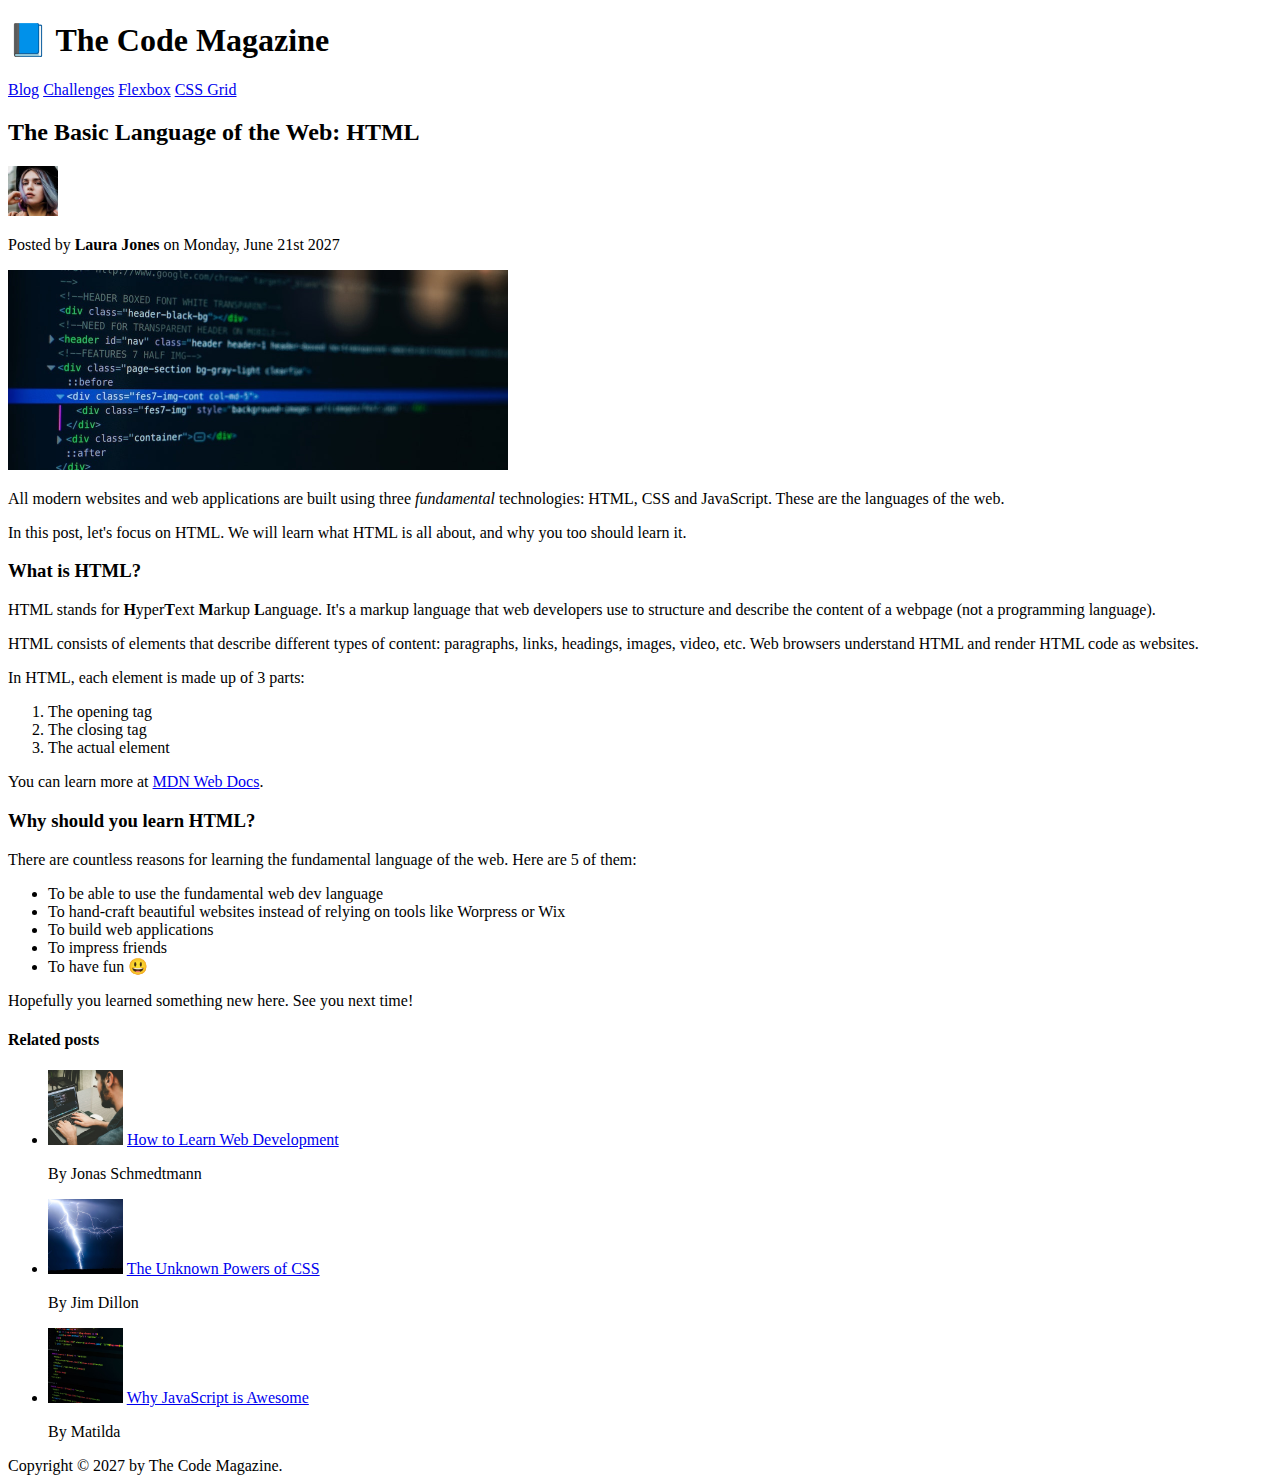
<file: final/02-HTML-Fundamentals/index.html>
<!DOCTYPE html>
<html lang="en">
  <head>
    <meta charset="UTF-8" />
    <title>The Basic Language of the Web: HTML</title>
  </head>

  <body>
    <!--
    <h1>The Basic Language of the Web: HTML</h1>
    <h2>The Basic Language of the Web: HTML</h2>
    <h3>The Basic Language of the Web: HTML</h3>
    <h4>The Basic Language of the Web: HTML</h4>
    <h5>The Basic Language of the Web: HTML</h5>
    <h6>The Basic Language of the Web: HTML</h6>
    -->

    <header>
      <h1>📘 The Code Magazine</h1>

      <nav>
        <a href="blog.html">Blog</a>
        <a href="#">Challenges</a>
        <a href="#">Flexbox</a>
        <a href="#">CSS Grid</a>
      </nav>
    </header>

    <article>
      <header>
        <h2>The Basic Language of the Web: HTML</h2>

        <img
          src="img/laura-jones.jpg"
          alt="Headshot of Laura Jones"
          height="50"
          width="50"
        />

        <p>Posted by <strong>Laura Jones</strong> on Monday, June 21st 2027</p>

        <img
          src="img/post-img.jpg"
          alt="HTML code on a screen"
          width="500"
          height="200"
        />
      </header>

      <p>
        All modern websites and web applications are built using three
        <em>fundamental</em>
        technologies: HTML, CSS and JavaScript. These are the languages of the
        web.
      </p>

      <p>
        In this post, let's focus on HTML. We will learn what HTML is all about,
        and why you too should learn it.
      </p>

      <h3>What is HTML?</h3>
      <p>
        HTML stands for <strong>H</strong>yper<strong>T</strong>ext
        <strong>M</strong>arkup <strong>L</strong>anguage. It's a markup
        language that web developers use to structure and describe the content
        of a webpage (not a programming language).
      </p>
      <p>
        HTML consists of elements that describe different types of content:
        paragraphs, links, headings, images, video, etc. Web browsers understand
        HTML and render HTML code as websites.
      </p>
      <p>In HTML, each element is made up of 3 parts:</p>

      <ol>
        <li>The opening tag</li>
        <li>The closing tag</li>
        <li>The actual element</li>
      </ol>

      <p>
        You can learn more at
        <a
          href="https://developer.mozilla.org/en-US/docs/Web/HTML"
          target="_blank"
          >MDN Web Docs</a
        >.
      </p>

      <h3>Why should you learn HTML?</h3>

      <p>
        There are countless reasons for learning the fundamental language of the
        web. Here are 5 of them:
      </p>

      <ul>
        <li>To be able to use the fundamental web dev language</li>
        <li>
          To hand-craft beautiful websites instead of relying on tools like
          Worpress or Wix
        </li>
        <li>To build web applications</li>
        <li>To impress friends</li>
        <li>To have fun 😃</li>
      </ul>

      <p>Hopefully you learned something new here. See you next time!</p>
    </article>

    <aside>
      <h4>Related posts</h4>

      <ul>
        <li>
          <img
            src="img/related-1.jpg"
            alt="Person programming"
            width="75"
            width="75"
          />
          <a href="#">How to Learn Web Development</a>
          <p>By Jonas Schmedtmann</p>
        </li>
        <li>
          <img src="img/related-2.jpg" alt="Lightning" width="75" heigth="75" />
          <a href="#">The Unknown Powers of CSS</a>
          <p>By Jim Dillon</p>
        </li>
        <li>
          <img
            src="img/related-3.jpg"
            alt="JavaScript code on a screen"
            width="75"
            height="75"
          />
          <a href="#">Why JavaScript is Awesome</a>
          <p>By Matilda</p>
        </li>
      </ul>
    </aside>

    <footer>Copyright &copy; 2027 by The Code Magazine.</footer>
  </body>
</html>
</file>
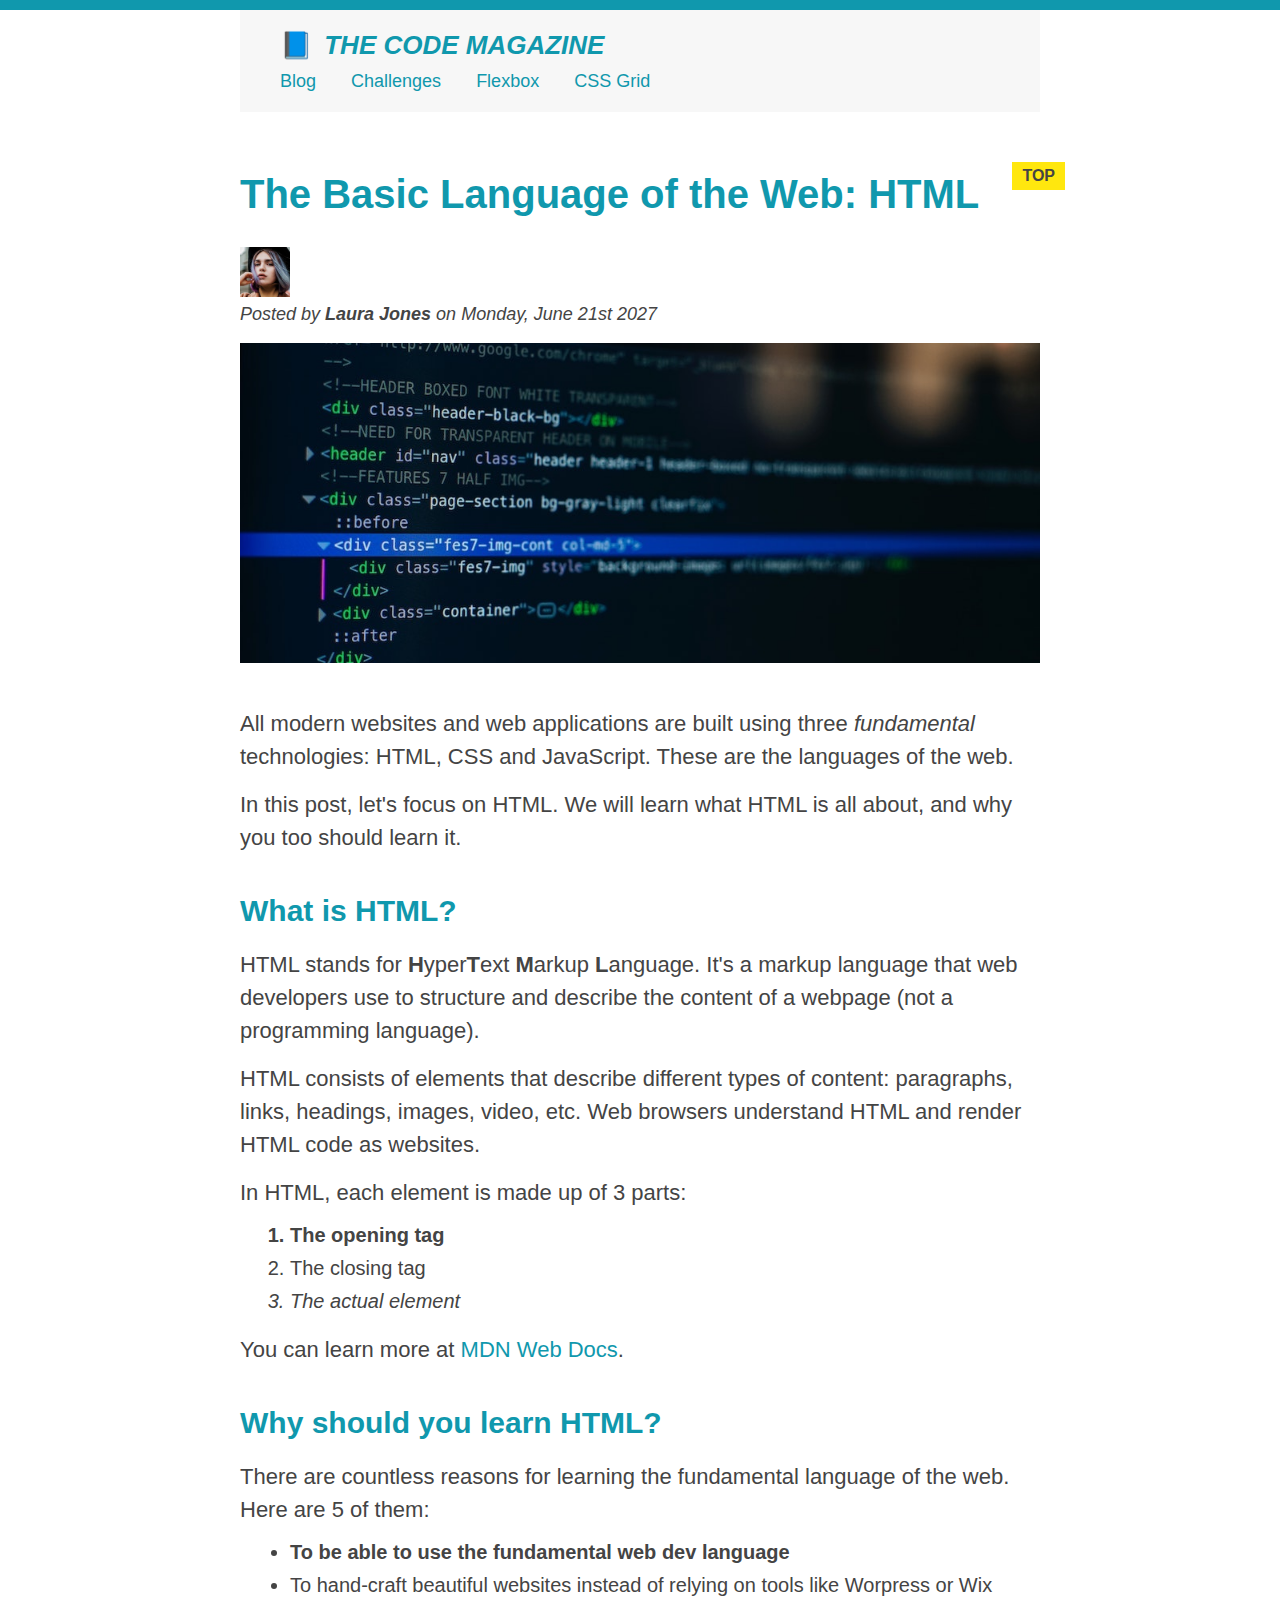
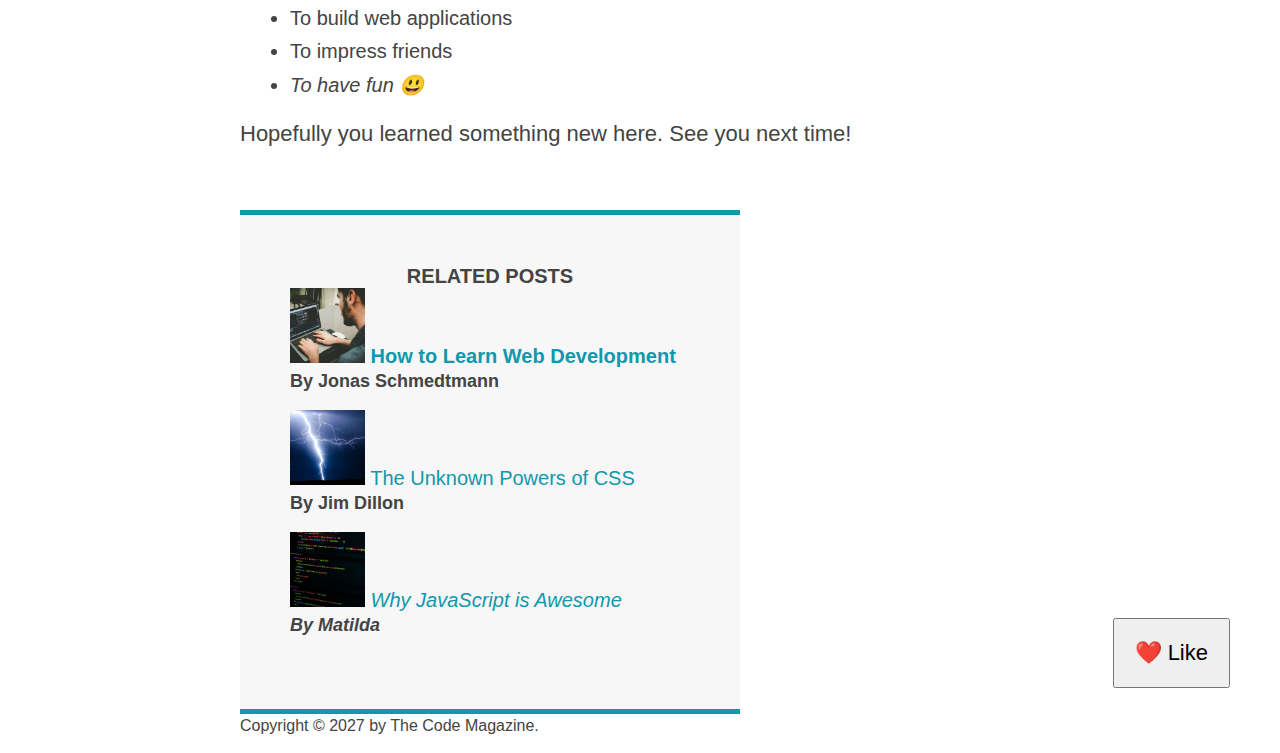
<file: final/03-CSS-Fundamentals/index.html>
<!DOCTYPE html>
<html lang="en">
  <head>
    <meta charset="UTF-8" />
    <link href="style.css" rel="stylesheet" />

    <title>The Basic Language of the Web: HTML</title>
  </head>

  <body>
    <!--
    <h1>The Basic Language of the Web: HTML</h1>
    <h2>The Basic Language of the Web: HTML</h2>
    <h3>The Basic Language of the Web: HTML</h3>
    <h4>The Basic Language of the Web: HTML</h4>
    <h5>The Basic Language of the Web: HTML</h5>
    <h6>The Basic Language of the Web: HTML</h6>
    -->

    <div class="container">
      <header class="main-header">
        <h1>📘 The Code Magazine</h1>

        <nav>
          <!-- <strong>This is the navigation</strong> -->
          <a href="blog.html">Blog</a>
          <a href="#">Challenges</a>
          <a href="#">Flexbox</a>
          <a href="#">CSS Grid</a>
        </nav>
      </header>

      <article>
        <header class="post-header">
          <h2>The Basic Language of the Web: HTML</h2>

          <img
            src="img/laura-jones.jpg"
            alt="Headshot of Laura Jones"
            height="50"
            width="50"
          />

          <p id="author">
            Posted by <strong>Laura Jones</strong> on Monday, June 21st 2027
          </p>

          <img
            src="img/post-img.jpg"
            alt="HTML code on a screen"
            width="500"
            height="200"
            class="post-img"
          />
          <button>❤️ Like</button>
        </header>

        <p>
          All modern websites and web applications are built using three
          <em>fundamental</em>
          technologies: HTML, CSS and JavaScript. These are the languages of the
          web.
        </p>

        <p>
          In this post, let's focus on HTML. We will learn what HTML is all
          about, and why you too should learn it.
        </p>

        <h3>What is HTML?</h3>
        <p>
          HTML stands for <strong>H</strong>yper<strong>T</strong>ext
          <strong>M</strong>arkup <strong>L</strong>anguage. It's a markup
          language that web developers use to structure and describe the content
          of a webpage (not a programming language).
        </p>
        <p>
          HTML consists of elements that describe different types of content:
          paragraphs, links, headings, images, video, etc. Web browsers
          understand HTML and render HTML code as websites.
        </p>
        <p>In HTML, each element is made up of 3 parts:</p>

        <ol>
          <li class="first-li">The opening tag</li>
          <li>The closing tag</li>
          <li>The actual element</li>
        </ol>

        <p>
          You can learn more at
          <a
            href="https://developer.mozilla.org/en-US/docs/Web/HTML"
            target="_blank"
            >MDN Web Docs</a
          >.
        </p>

        <h3>Why should you learn HTML?</h3>

        <p>
          There are countless reasons for learning the fundamental language of
          the web. Here are 5 of them:
        </p>

        <ul>
          <li class="first-li">
            To be able to use the fundamental web dev language
          </li>
          <li>
            To hand-craft beautiful websites instead of relying on tools like
            Worpress or Wix
          </li>
          <li>To build web applications</li>
          <li>To impress friends</li>
          <li>To have fun 😃</li>
        </ul>

        <p>Hopefully you learned something new here. See you next time!</p>
      </article>

      <aside>
        <h4>Related posts</h4>

        <ul class="related">
          <li>
            <img
              src="img/related-1.jpg"
              alt="Person programming"
              width="75"
              height="75"
            />
            <a href="#">How to Learn Web Development</a>
            <p class="related-author">By Jonas Schmedtmann</p>
          </li>
          <li>
            <img
              src="img/related-2.jpg"
              alt="Lightning"
              width="75"
              height="75"
            />
            <a href="#">The Unknown Powers of CSS</a>
            <p class="related-author">By Jim Dillon</p>
          </li>
          <li>
            <img
              src="img/related-3.jpg"
              alt="JavaScript code on a screen"
              width="75"
              height="75"
            />
            <a href="#">Why JavaScript is Awesome</a>
            <p class="related-author">By Matilda</p>
          </li>
        </ul>
      </aside>

      <footer>
        <p id="copyright" class="copyright text">
          Copyright &copy; 2027 by The Code Magazine.
        </p>
      </footer>
    </div>
  </body>
</html>
</file>
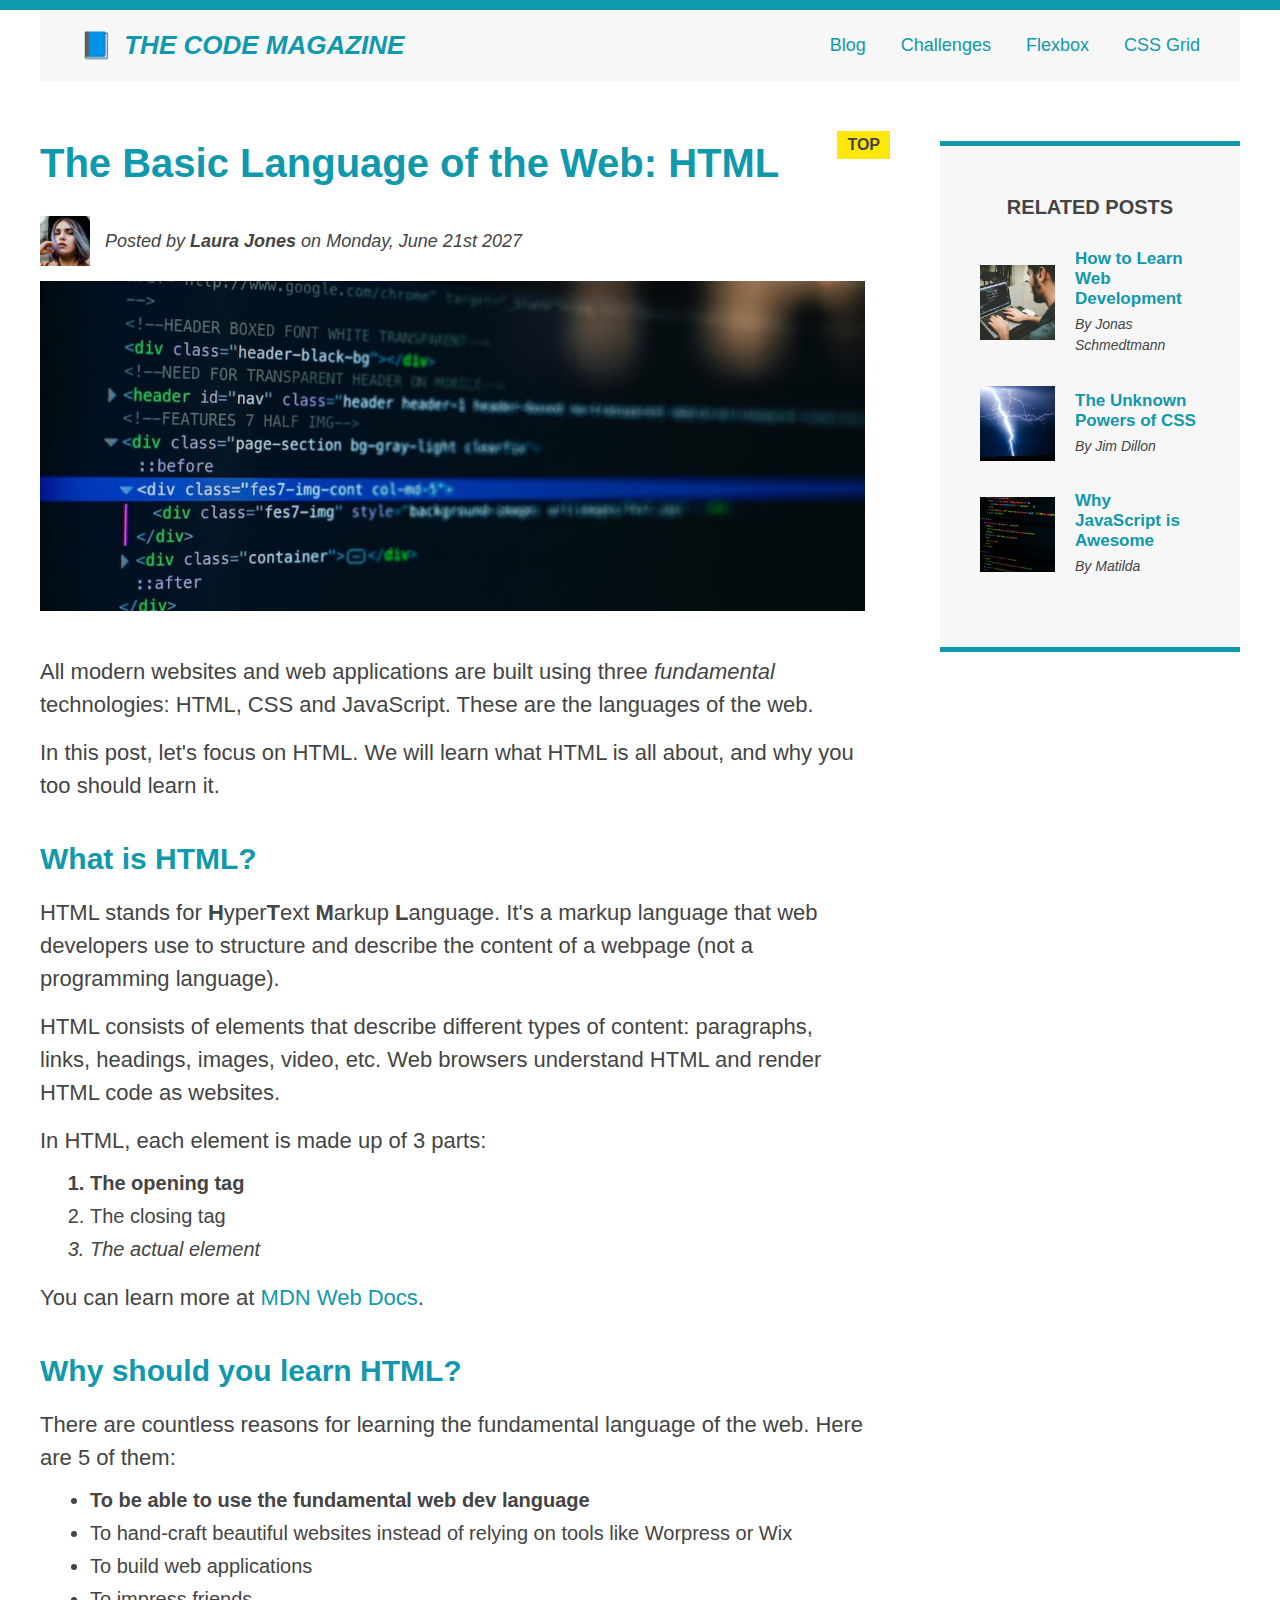
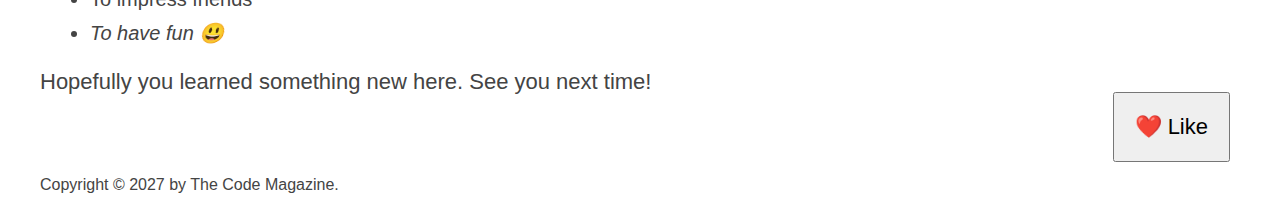
<file: final/04-CSS-Layouts/index.html>
<!DOCTYPE html>
<html lang="en">
  <head>
    <meta charset="UTF-8" />
    <link href="style.css" rel="stylesheet" />

    <title>The Basic Language of the Web: HTML</title>
  </head>

  <body>
    <!--
    <h1>The Basic Language of the Web: HTML</h1>
    <h2>The Basic Language of the Web: HTML</h2>
    <h3>The Basic Language of the Web: HTML</h3>
    <h4>The Basic Language of the Web: HTML</h4>
    <h5>The Basic Language of the Web: HTML</h5>
    <h6>The Basic Language of the Web: HTML</h6>
    -->

    <div class="container">
      <header class="main-header clearfix">
        <h1>📘 The Code Magazine</h1>

        <nav>
          <!-- <strong>This is the navigation</strong> -->
          <a href="blog.html">Blog</a>
          <a href="#">Challenges</a>
          <a href="flexbox.html">Flexbox</a>
          <a href="css-grid.html">CSS Grid</a>
        </nav>

        <!-- <div class="clear"></div> -->
      </header>

      <!-- ONLY NECESSARY FOR FLEXBOX -->
      <!-- <div class="row"> -->
      <article>
        <header class="post-header">
          <h2>The Basic Language of the Web: HTML</h2>

          <div class="author-box">
            <img
              src="img/laura-jones.jpg"
              alt="Headshot of Laura Jones"
              height="50"
              width="50"
              class="author-img"
            />

            <p id="author" class="author">
              Posted by <strong>Laura Jones</strong> on Monday, June 21st 2027
            </p>
          </div>

          <img
            src="img/post-img.jpg"
            alt="HTML code on a screen"
            width="500"
            height="200"
            class="post-img"
          />
          <button>❤️ Like</button>
        </header>

        <p>
          All modern websites and web applications are built using three
          <em>fundamental</em>
          technologies: HTML, CSS and JavaScript. These are the languages of the
          web.
        </p>

        <p>
          In this post, let's focus on HTML. We will learn what HTML is all
          about, and why you too should learn it.
        </p>

        <h3>What is HTML?</h3>
        <p>
          HTML stands for <strong>H</strong>yper<strong>T</strong>ext
          <strong>M</strong>arkup <strong>L</strong>anguage. It's a markup
          language that web developers use to structure and describe the content
          of a webpage (not a programming language).
        </p>
        <p>
          HTML consists of elements that describe different types of content:
          paragraphs, links, headings, images, video, etc. Web browsers
          understand HTML and render HTML code as websites.
        </p>
        <p>In HTML, each element is made up of 3 parts:</p>

        <ol>
          <li class="first-li">The opening tag</li>
          <li>The closing tag</li>
          <li>The actual element</li>
        </ol>

        <p>
          You can learn more at
          <a
            href="https://developer.mozilla.org/en-US/docs/Web/HTML"
            target="_blank"
            >MDN Web Docs</a
          >.
        </p>

        <h3>Why should you learn HTML?</h3>

        <p>
          There are countless reasons for learning the fundamental language of
          the web. Here are 5 of them:
        </p>

        <ul>
          <li class="first-li">
            To be able to use the fundamental web dev language
          </li>
          <li>
            To hand-craft beautiful websites instead of relying on tools like
            Worpress or Wix
          </li>
          <li>To build web applications</li>
          <li>To impress friends</li>
          <li>To have fun 😃</li>
        </ul>

        <p>Hopefully you learned something new here. See you next time!</p>
      </article>

      <aside>
        <h4>Related posts</h4>

        <ul class="related">
          <li class="related-post">
            <img
              src="img/related-1.jpg"
              alt="Person programming"
              width="75"
              height="75"
            />
            <div>
              <a href="#" class="related-link">How to Learn Web Development</a>
              <p class="related-author">By Jonas Schmedtmann</p>
            </div>
          </li>
          <li class="related-post">
            <img
              src="img/related-2.jpg"
              alt="Lightning"
              width="75"
              height="75"
            />
            <div>
              <a href="#" class="related-link">The Unknown Powers of CSS</a>
              <p class="related-author">By Jim Dillon</p>
            </div>
          </li>
          <li class="related-post">
            <img
              src="img/related-3.jpg"
              alt="JavaScript code on a screen"
              width="75"
              height="75"
            />
            <div>
              <a href="#" class="related-link">Why JavaScript is Awesome</a>
              <p class="related-author">By Matilda</p>
            </div>
          </li>
        </ul>
      </aside>
      <!-- </div> -->

      <footer>
        <p id="copyright" class="copyright text">
          Copyright &copy; 2027 by The Code Magazine.
        </p>
      </footer>
    </div>
  </body>
</html>
</file>
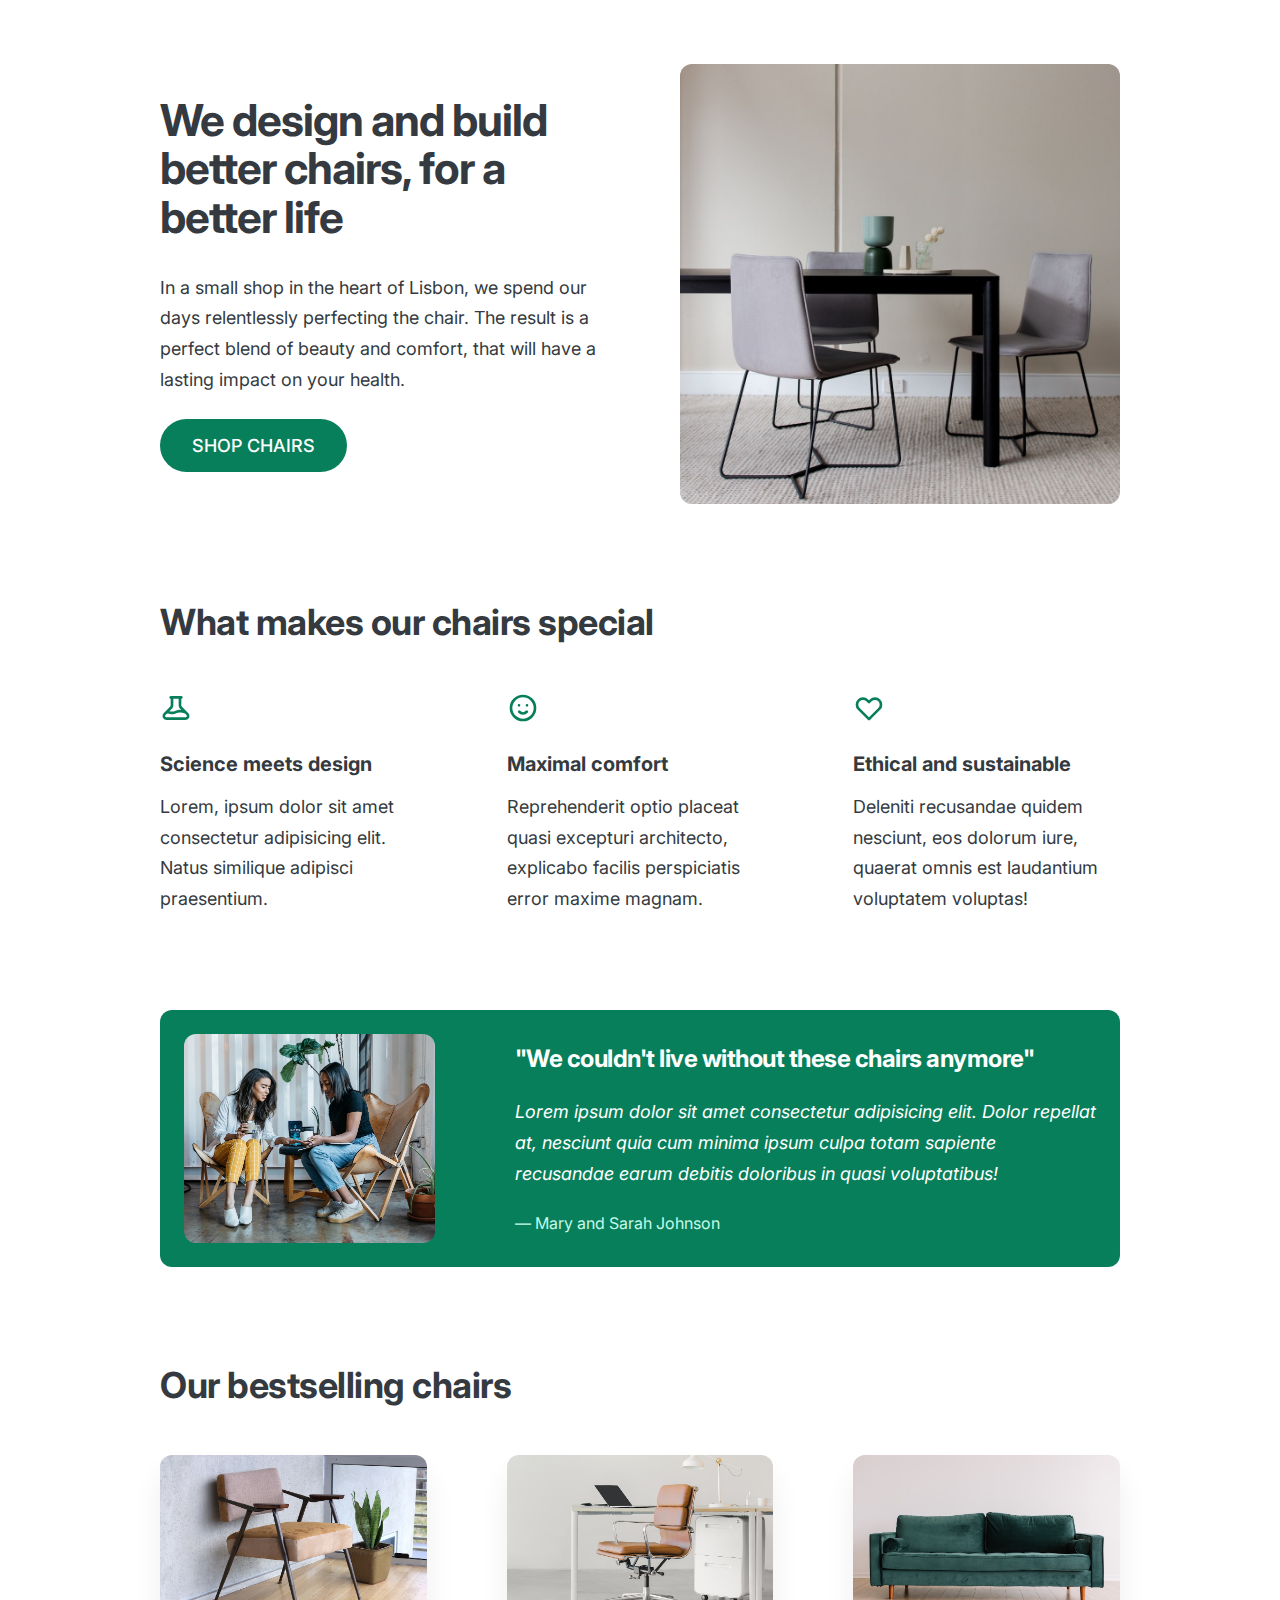
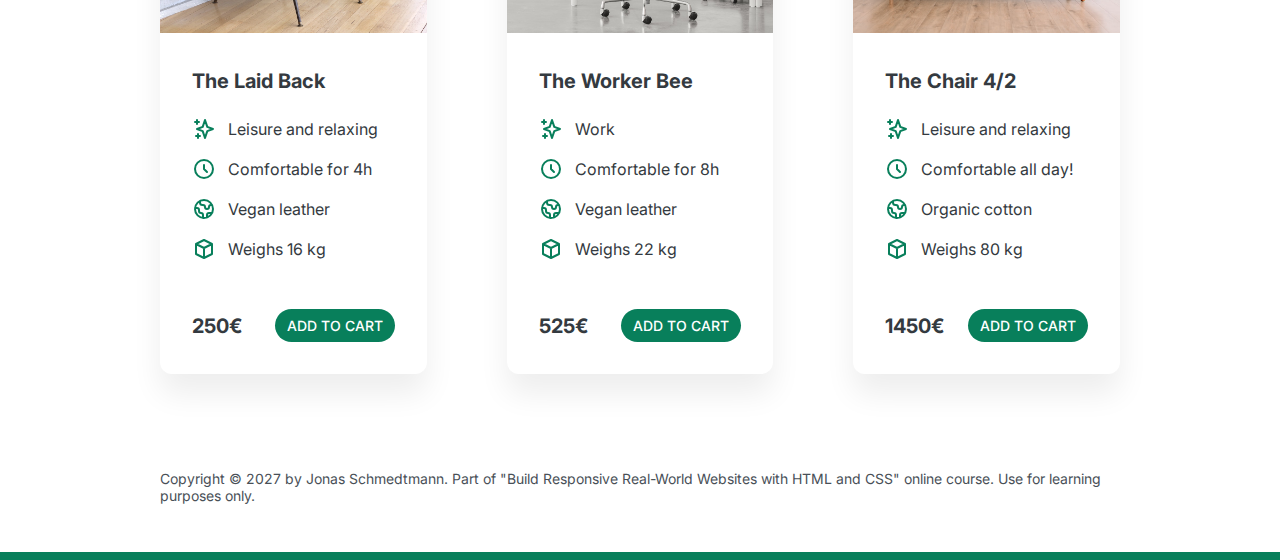
<file: final/05-Design/index.html>
<!DOCTYPE html>
<html lang="en">
  <head>
    <meta charset="UTF-8" />
    <meta http-equiv="X-UA-Compatible" content="IE=edge" />
    <meta name="viewport" content="width=device-width, initial-scale=1.0" />

    <link rel="preconnect" href="https://fonts.gstatic.com" />
    <link
      href="https://fonts.googleapis.com/css2?family=Inter:wght@400;500;700&display=swap"
      rel="stylesheet"
    />

    <link rel="stylesheet" href="style.css" />
    <title>Lisbon Chair Shop</title>
  </head>
  <body>
    <div class="container">
      <header>
        <div class="header-text-box">
          <h1>We design and build better chairs, for a better life</h1>
          <p class="header-text">
            In a small shop in the heart of Lisbon, we spend our days
            relentlessly perfecting the chair. The result is a perfect blend of
            beauty and comfort, that will have a lasting impact on your health.
          </p>
          <a class="btn btn--big" href="#">Shop chairs</a>
        </div>
        <img src="hero.jpg" alt="Photo" />
      </header>

      <section>
        <h2>What makes our chairs special</h2>
        <div class="grid-3-cols">
          <div>
            <svg
              xmlns="http://www.w3.org/2000/svg"
              class="features-icon"
              fill="none"
              viewBox="0 0 24 24"
              stroke="currentColor"
            >
              <path
                stroke-linecap="round"
                stroke-linejoin="round"
                stroke-width="2"
                d="M19.428 15.428a2 2 0 00-1.022-.547l-2.387-.477a6 6 0 00-3.86.517l-.318.158a6 6 0 01-3.86.517L6.05 15.21a2 2 0 00-1.806.547M8 4h8l-1 1v5.172a2 2 0 00.586 1.414l5 5c1.26 1.26.367 3.414-1.415 3.414H4.828c-1.782 0-2.674-2.154-1.414-3.414l5-5A2 2 0 009 10.172V5L8 4z"
              />
            </svg>
            <p class="features-title"><strong>Science meets design</strong></p>
            <p class="features-text">
              Lorem, ipsum dolor sit amet consectetur adipisicing elit. Natus
              similique adipisci praesentium.
            </p>
          </div>

          <div>
            <svg
              xmlns="http://www.w3.org/2000/svg"
              class="features-icon"
              fill="none"
              viewBox="0 0 24 24"
              stroke="currentColor"
            >
              <path
                stroke-linecap="round"
                stroke-linejoin="round"
                stroke-width="2"
                d="M14.828 14.828a4 4 0 01-5.656 0M9 10h.01M15 10h.01M21 12a9 9 0 11-18 0 9 9 0 0118 0z"
              />
            </svg>
            <p class="features-title">
              <strong>Maximal comfort</strong>
            </p>
            <p class="features-text">
              Reprehenderit optio placeat quasi excepturi architecto, explicabo
              facilis perspiciatis error maxime magnam.
            </p>
          </div>

          <div>
            <svg
              xmlns="http://www.w3.org/2000/svg"
              class="features-icon"
              fill="none"
              viewBox="0 0 24 24"
              stroke="currentColor"
            >
              <path
                stroke-linecap="round"
                stroke-linejoin="round"
                stroke-width="2"
                d="M4.318 6.318a4.5 4.5 0 000 6.364L12 20.364l7.682-7.682a4.5 4.5 0 00-6.364-6.364L12 7.636l-1.318-1.318a4.5 4.5 0 00-6.364 0z"
              />
            </svg>
            <p class="features-title">
              <strong>Ethical and sustainable</strong>
            </p>
            <p class="features-text">
              Deleniti recusandae quidem nesciunt, eos dolorum iure, quaerat
              omnis est laudantium voluptatem voluptas!
            </p>
          </div>
        </div>
      </section>

      <section class="testimonial-section">
        <div class="grid-3-cols">
          <img src="customers.jpg" alt="People sitting on chairs" />
          <div class="testimonial-box">
            <h2>"We couldn't live without these chairs anymore"</h2>
            <blockquote class="testimonial-text">
              Lorem ipsum dolor sit amet consectetur adipisicing elit. Dolor
              repellat at, nesciunt quia cum minima ipsum culpa totam sapiente
              recusandae earum debitis doloribus in quasi voluptatibus!
            </blockquote>
            <p class="testimonial-author">&mdash; Mary and Sarah Johnson</p>
          </div>
        </div>
      </section>

      <section>
        <h2>Our bestselling chairs</h2>
        <div class="grid-3-cols">
          <figure class="chair">
            <img src="chair-1.jpg" alt="Chair" />
            <div class="chair-box">
              <h3>The Laid Back</h3>
              <ul class="chair-details">
                <li>
                  <svg
                    xmlns="http://www.w3.org/2000/svg"
                    class="chair-icon"
                    fill="none"
                    viewBox="0 0 24 24"
                    stroke="currentColor"
                  >
                    <path
                      stroke-linecap="round"
                      stroke-linejoin="round"
                      stroke-width="2"
                      d="M5 3v4M3 5h4M6 17v4m-2-2h4m5-16l2.286 6.857L21 12l-5.714 2.143L13 21l-2.286-6.857L5 12l5.714-2.143L13 3z"
                    />
                  </svg>
                  <!-- Span is a generic INLINE text element, it doesn't have any meaning. It's like a div element, but inline -->
                  <span>Leisure and relaxing</span>
                </li>
                <li>
                  <svg
                    xmlns="http://www.w3.org/2000/svg"
                    class="chair-icon"
                    fill="none"
                    viewBox="0 0 24 24"
                    stroke="currentColor"
                  >
                    <path
                      stroke-linecap="round"
                      stroke-linejoin="round"
                      stroke-width="2"
                      d="M12 8v4l3 3m6-3a9 9 0 11-18 0 9 9 0 0118 0z"
                    />
                  </svg>
                  <span>Comfortable for 4h</span>
                </li>
                <li>
                  <svg
                    xmlns="http://www.w3.org/2000/svg"
                    class="chair-icon"
                    fill="none"
                    viewBox="0 0 24 24"
                    stroke="currentColor"
                  >
                    <path
                      stroke-linecap="round"
                      stroke-linejoin="round"
                      stroke-width="2"
                      d="M3.055 11H5a2 2 0 012 2v1a2 2 0 002 2 2 2 0 012 2v2.945M8 3.935V5.5A2.5 2.5 0 0010.5 8h.5a2 2 0 012 2 2 2 0 104 0 2 2 0 012-2h1.064M15 20.488V18a2 2 0 012-2h3.064M21 12a9 9 0 11-18 0 9 9 0 0118 0z"
                    />
                  </svg>
                  <span>Vegan leather</span>
                </li>
                <li>
                  <svg
                    xmlns="http://www.w3.org/2000/svg"
                    class="chair-icon"
                    fill="none"
                    viewBox="0 0 24 24"
                    stroke="currentColor"
                  >
                    <path
                      stroke-linecap="round"
                      stroke-linejoin="round"
                      stroke-width="2"
                      d="M20 7l-8-4-8 4m16 0l-8 4m8-4v10l-8 4m0-10L4 7m8 4v10M4 7v10l8 4"
                    />
                  </svg>
                  <span>Weighs 16 kg</span>
                </li>
              </ul>
              <div class="chair-price">
                <strong>250€</strong>
                <a href="#" class="btn btn--small">Add to cart</a>
              </div>
            </div>
          </figure>

          <figure class="chair">
            <img src="chair-2.jpg" alt="Chair" />
            <div class="chair-box">
              <h3>The Worker Bee</h3>
              <ul class="chair-details">
                <li>
                  <svg
                    xmlns="http://www.w3.org/2000/svg"
                    class="chair-icon"
                    fill="none"
                    viewBox="0 0 24 24"
                    stroke="currentColor"
                  >
                    <path
                      stroke-linecap="round"
                      stroke-linejoin="round"
                      stroke-width="2"
                      d="M5 3v4M3 5h4M6 17v4m-2-2h4m5-16l2.286 6.857L21 12l-5.714 2.143L13 21l-2.286-6.857L5 12l5.714-2.143L13 3z"
                    />
                  </svg>
                  <span>Work</span>
                </li>
                <li>
                  <svg
                    xmlns="http://www.w3.org/2000/svg"
                    class="chair-icon"
                    fill="none"
                    viewBox="0 0 24 24"
                    stroke="currentColor"
                  >
                    <path
                      stroke-linecap="round"
                      stroke-linejoin="round"
                      stroke-width="2"
                      d="M12 8v4l3 3m6-3a9 9 0 11-18 0 9 9 0 0118 0z"
                    />
                  </svg>
                  <span>Comfortable for 8h</span>
                </li>
                <li>
                  <svg
                    xmlns="http://www.w3.org/2000/svg"
                    class="chair-icon"
                    fill="none"
                    viewBox="0 0 24 24"
                    stroke="currentColor"
                  >
                    <path
                      stroke-linecap="round"
                      stroke-linejoin="round"
                      stroke-width="2"
                      d="M3.055 11H5a2 2 0 012 2v1a2 2 0 002 2 2 2 0 012 2v2.945M8 3.935V5.5A2.5 2.5 0 0010.5 8h.5a2 2 0 012 2 2 2 0 104 0 2 2 0 012-2h1.064M15 20.488V18a2 2 0 012-2h3.064M21 12a9 9 0 11-18 0 9 9 0 0118 0z"
                    />
                  </svg>
                  <span>Vegan leather</span>
                </li>
                <li>
                  <svg
                    xmlns="http://www.w3.org/2000/svg"
                    class="chair-icon"
                    fill="none"
                    viewBox="0 0 24 24"
                    stroke="currentColor"
                  >
                    <path
                      stroke-linecap="round"
                      stroke-linejoin="round"
                      stroke-width="2"
                      d="M20 7l-8-4-8 4m16 0l-8 4m8-4v10l-8 4m0-10L4 7m8 4v10M4 7v10l8 4"
                    />
                  </svg>
                  <span>Weighs 22 kg</span>
                </li>
              </ul>
              <div class="chair-price">
                <strong>525€</strong>
                <a href="#" class="btn btn--small">Add to cart</a>
              </div>
            </div>
          </figure>

          <figure class="chair">
            <img src="chair-3.jpg" alt="Chair" />
            <div class="chair-box">
              <h3>The Chair 4/2</h3>
              <ul class="chair-details">
                <li>
                  <svg
                    xmlns="http://www.w3.org/2000/svg"
                    class="chair-icon"
                    fill="none"
                    viewBox="0 0 24 24"
                    stroke="currentColor"
                  >
                    <path
                      stroke-linecap="round"
                      stroke-linejoin="round"
                      stroke-width="2"
                      d="M5 3v4M3 5h4M6 17v4m-2-2h4m5-16l2.286 6.857L21 12l-5.714 2.143L13 21l-2.286-6.857L5 12l5.714-2.143L13 3z"
                    />
                  </svg>
                  <span>Leisure and relaxing</span>
                </li>
                <li>
                  <svg
                    xmlns="http://www.w3.org/2000/svg"
                    class="chair-icon"
                    fill="none"
                    viewBox="0 0 24 24"
                    stroke="currentColor"
                  >
                    <path
                      stroke-linecap="round"
                      stroke-linejoin="round"
                      stroke-width="2"
                      d="M12 8v4l3 3m6-3a9 9 0 11-18 0 9 9 0 0118 0z"
                    />
                  </svg>
                  <span>Comfortable all day!</span>
                </li>
                <li>
                  <svg
                    xmlns="http://www.w3.org/2000/svg"
                    class="chair-icon"
                    fill="none"
                    viewBox="0 0 24 24"
                    stroke="currentColor"
                  >
                    <path
                      stroke-linecap="round"
                      stroke-linejoin="round"
                      stroke-width="2"
                      d="M3.055 11H5a2 2 0 012 2v1a2 2 0 002 2 2 2 0 012 2v2.945M8 3.935V5.5A2.5 2.5 0 0010.5 8h.5a2 2 0 012 2 2 2 0 104 0 2 2 0 012-2h1.064M15 20.488V18a2 2 0 012-2h3.064M21 12a9 9 0 11-18 0 9 9 0 0118 0z"
                    />
                  </svg>
                  <span>Organic cotton</span>
                </li>
                <li>
                  <svg
                    xmlns="http://www.w3.org/2000/svg"
                    class="chair-icon"
                    fill="none"
                    viewBox="0 0 24 24"
                    stroke="currentColor"
                  >
                    <path
                      stroke-linecap="round"
                      stroke-linejoin="round"
                      stroke-width="2"
                      d="M20 7l-8-4-8 4m16 0l-8 4m8-4v10l-8 4m0-10L4 7m8 4v10M4 7v10l8 4"
                    />
                  </svg>
                  <span>Weighs 80 kg</span>
                </li>
              </ul>
              <div class="chair-price">
                <strong>1450€</strong>
                <a href="#" class="btn btn--small">Add to cart</a>
              </div>
            </div>
          </figure>
        </div>
      </section>

      <footer>
        Copyright &copy; 2027 by Jonas Schmedtmann. Part of "Build Responsive
        Real-World Websites with HTML and CSS" online course. Use for learning
        purposes only.
      </footer>
    </div>
  </body>
</html>
</file>
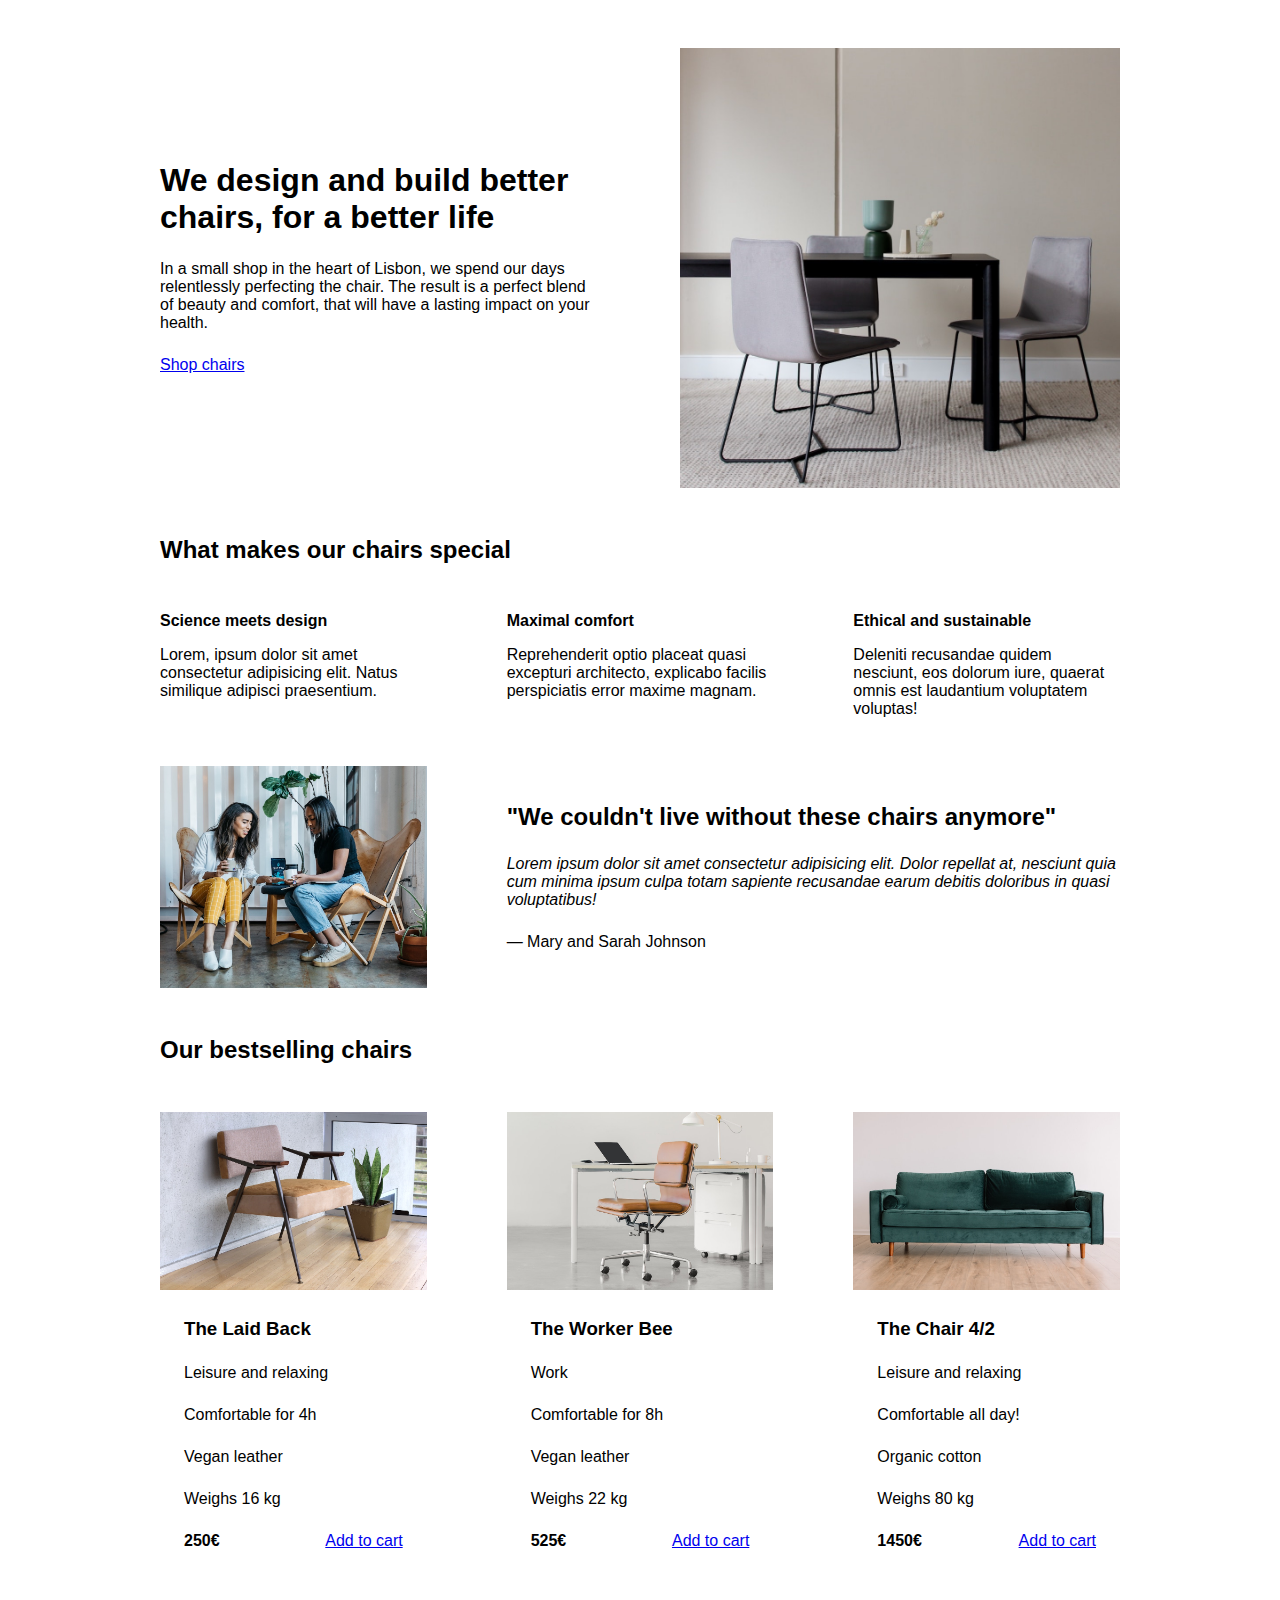
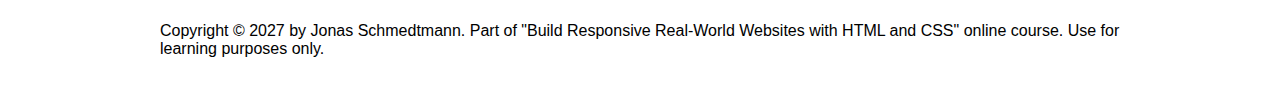
<file: starter/05-Design/index.html>
<!DOCTYPE html>
<html lang="en">
  <head>
    <meta charset="UTF-8" />
    <meta http-equiv="X-UA-Compatible" content="IE=edge" />
    <meta name="viewport" content="width=device-width, initial-scale=1.0" />

    <link rel="stylesheet" href="style.css" />
    <title>Lisbon Chair Shop</title>
  </head>
  <body>
    <div class="container">
      <header>
        <div class="header-text-box">
          <h1>We design and build better chairs, for a better life</h1>
          <p class="header-text">
            In a small shop in the heart of Lisbon, we spend our days
            relentlessly perfecting the chair. The result is a perfect blend of
            beauty and comfort, that will have a lasting impact on your health.
          </p>
          <a class="btn btn--big" href="#">Shop chairs</a>
        </div>
        <img src="hero.jpg" alt="Photo" />
      </header>

      <section>
        <h2>What makes our chairs special</h2>
        <div class="grid-3-cols">
          <div>
            <p class="features-title"><strong>Science meets design</strong></p>
            <p class="features-text">
              Lorem, ipsum dolor sit amet consectetur adipisicing elit. Natus
              similique adipisci praesentium.
            </p>
          </div>

          <div>
            <p class="features-title">
              <strong>Maximal comfort</strong>
            </p>
            <p class="features-text">
              Reprehenderit optio placeat quasi excepturi architecto, explicabo
              facilis perspiciatis error maxime magnam.
            </p>
          </div>

          <div>
            <p class="features-title">
              <strong>Ethical and sustainable</strong>
            </p>
            <p class="features-text">
              Deleniti recusandae quidem nesciunt, eos dolorum iure, quaerat
              omnis est laudantium voluptatem voluptas!
            </p>
          </div>
        </div>
      </section>

      <section class="testimonial-section">
        <div class="grid-3-cols">
          <img src="customers.jpg" alt="People sitting on chairs" />
          <div class="testimonial-box">
            <h2>"We couldn't live without these chairs anymore"</h2>
            <blockquote class="testimonial-text">
              Lorem ipsum dolor sit amet consectetur adipisicing elit. Dolor
              repellat at, nesciunt quia cum minima ipsum culpa totam sapiente
              recusandae earum debitis doloribus in quasi voluptatibus!
            </blockquote>
            <p class="testimonial-author">&mdash; Mary and Sarah Johnson</p>
          </div>
        </div>
      </section>

      <section>
        <h2>Our bestselling chairs</h2>
        <div class="grid-3-cols">
          <figure class="chair">
            <img src="chair-1.jpg" alt="Chair" />
            <div class="chair-box">
              <h3>The Laid Back</h3>
              <ul class="chair-details">
                <li>
                  <!-- Span is a generic INLINE text element, it doesn't have any meaning. It's like a div element, but inline -->
                  <span>Leisure and relaxing</span>
                </li>
                <li>
                  <span>Comfortable for 4h</span>
                </li>
                <li>
                  <span>Vegan leather</span>
                </li>
                <li>
                  <span>Weighs 16 kg</span>
                </li>
              </ul>
              <div class="chair-price">
                <strong>250€</strong>
                <a href="#" class="btn btn--small">Add to cart</a>
              </div>
            </div>
          </figure>

          <figure class="chair">
            <img src="chair-2.jpg" alt="Chair" />
            <div class="chair-box">
              <h3>The Worker Bee</h3>
              <ul class="chair-details">
                <li>
                  <span>Work</span>
                </li>
                <li>
                  <span>Comfortable for 8h</span>
                </li>
                <li>
                  <span>Vegan leather</span>
                </li>
                <li>
                  <span>Weighs 22 kg</span>
                </li>
              </ul>
              <div class="chair-price">
                <strong>525€</strong>
                <a href="#" class="btn btn--small">Add to cart</a>
              </div>
            </div>
          </figure>

          <figure class="chair">
            <img src="chair-3.jpg" alt="Chair" />
            <div class="chair-box">
              <h3>The Chair 4/2</h3>
              <ul class="chair-details">
                <li>
                  <span>Leisure and relaxing</span>
                </li>
                <li>
                  <span>Comfortable all day!</span>
                </li>
                <li>
                  <span>Organic cotton</span>
                </li>
                <li>
                  <span>Weighs 80 kg</span>
                </li>
              </ul>
              <div class="chair-price">
                <strong>1450€</strong>
                <a href="#" class="btn btn--small">Add to cart</a>
              </div>
            </div>
          </figure>
        </div>
      </section>

      <footer>
        Copyright &copy; 2027 by Jonas Schmedtmann. Part of "Build Responsive
        Real-World Websites with HTML and CSS" online course. Use for learning
        purposes only.
      </footer>
    </div>
  </body>
</html>
</file>
<file: blog-post-project/styles.css>
* {
    margin: 0;
    padding: 0;
    box-sizing: border-box;
}

.content {
    max-width: 900px;
    margin: 0 auto;
    padding: 32px;
}
</file>
<file: cost-estimator-project/styles.css>
body {
    background-color: rgb(233, 223, 255);
    font-family: "Open Sans", sans-serif;
    display: flex;
    flex-direction: column;
    justify-content: center;
    align-items: center;
    padding: 32px;
    color: rgb(44, 44, 44);
}

h1 {
    color: rgb(83, 49, 156);
    margin: 32px 0 64px 0;
}

.container {
    background-color: #fff;
    width: 100%;
    max-width: 900px;
    box-sizing: border-box;
    display: flex;
    flex-direction: column;
    justify-content: center;
    align-items: center;
    border-radius: 20px;
    padding: 0 64px 64px 64px;
    position: relative;
}

.tabs {
    display: flex;
    width: 100%;
    justify-content: space-around;
    text-transform: uppercase;
    font-weight: bold;
    color: rgb(200, 175, 255);
    margin: 0 0 32px 0;
    padding: 16px;
}

.tabs p {
    padding: 8px;
}

.tabs p:hover {
    color: rgb(83, 49, 156);
    cursor: pointer;
}

.tabs p.active {
    color: rgb(83, 49, 156);
    position: relative;
}

.line {
    height: 3px;
    width: 100%;
    position: absolute;
    top: 98px;
    background-color: rgb(231, 231, 231);
}

.tabs .active::before {
    content: "";
    width: 200%;
    height: 4px;
    background-color: rgb(84, 49, 156);
    position: absolute;
    bottom: -32px;
    left: -50%;
    z-index: 2;
    border-radius: 10px;
}

.toggle-wrapper {
    display: flex;
}
.toggle-wrapper img {
    height: 40px;
    margin: 0 16px;
}

.toggle {
    background-color: rgb(83, 49, 156);
    height: 32px;
    width: 140px;
    border-radius: 20px;
    display: flex;
    justify-content: space-between;
    align-items: center;
    box-sizing: border-box;
    padding: 0 4px 0 16px;
    text-transform: uppercase;
    font-weight: bold;
    font-size: 12px;
}

.toggle span:first-of-type {
    color: #fff;
}
.toggle span:last-of-type {
    background-color: #fff;
    color: rgb(83, 49, 156);
    font-weight: bold;
    padding: 4px 16px;
    border-radius: 20px;
}

.sessions-card {
    background-color: rgb(250, 247, 255);
    text-align: center;
    padding: 32px;
    width: 50%;
    text-transform: uppercase;
    margin: 16px 0;
    border-radius: 10px;
}

.sessions-card p {
    color: rgb(44, 44, 44);
    font-size: 12px;
    font-weight: bold;
    margin-bottom: 16px 0 0 0;
}

.sessions-card .number {
    color: rgb(83, 49, 156);
    font-size: 54px;
    margin: 0;
}

.description {
    line-height: 32px;
    margin: 16px 0 32px 0;
}

.slider {
    width: 100%;
    position: relative;
    margin-bottom: 16px;
}

.slider .bar {
    width: 100%;
    height: 16px;
    background-color: rgb(248, 248, 248);
    border: 1px solid rgb(210, 210, 210);
    border-radius: 20px;
}

.slider .progress {
    width: 31%;
    height: 18px;
    background: linear-gradient(
        90deg,
        rgba(2, 0, 36, 1) 0%,
        rgba(53, 10, 74, 1) 36%,
        rgba(83, 49, 156, 1) 100%
    );
    border-top-left-radius: 20px;
    border-bottom-left-radius: 20px;
    position: absolute;
    top: 0;
    left: 0;
}

.slider .point {
    height: 24px;
    width: 24px;
    background-color: rgb(83, 49, 156);
    border-radius: 50%;
    position: absolute;
    top: -5px;
    left: 29%;
    border: 2px solid white;
    transition: 0.15s transform ease;
}

.slider .point:hover {
    cursor: pointer;
    transform: scale(1.15);
}

.scale {
    width: 100%;
}

.slider .scale ul {
    list-style: none;
    display: flex;
    justify-content: space-between;
    padding: 0;
    font-weight: bold;
    color: rgb(166, 166, 166);
}

.card-wrapper {
    display: flex;
}

.card {
    background-color: rgb(250, 247, 255);
    border-radius: 10px;
    margin: 16px;
    padding: 16px 32px;
    box-shadow: 0px 3px 11px 1px rgba(0, 0, 0, 0.1);
    text-align: center;
    font-weight: bold;
    transition: 0.15s transform ease;
    color: rgb(83, 49, 156);
    position: relative;
}

.card:hover {
    transform: translateY(-8px);
}

.card .top-section {
    padding: 8px;
    text-transform: uppercase;
}

.card .top-section p {
    margin: 4px 0;
}

.card .price {
    font-size: 42px;
    color: rgb(44, 44, 44);
}

.card hr {
    width: 30%;
    border: 1px solid rgb(210, 210, 210);
    border-radius: 2px;
}

.card button {
    border: none;
    color: #fff;
    background-color: rgb(83, 49, 156);
    padding: 16px;
    border-radius: 10px;
    transition: 0.15s transform ease;
    font-weight: bold;
    margin: 8px 0;
}

.card button:hover {
    cursor: pointer;
    transform: scale(1.05);
}

.card .save-header {
    color: #fff;
    background: linear-gradient(
        90deg,
        rgba(2, 0, 36, 1) 0%,
        rgba(53, 10, 74, 1) 36%,
        rgba(83, 49, 156, 1) 100%
    );
    position: absolute;
    top: -24px;
    left: 0;
    width: 100%;
    border-top-left-radius: 10px;
    border-top-right-radius: 10px;
}
</file>
<file: grid-project/index.css>
body {
    font-family: "Poppins", sans-serif;
}

.container {
    max-width: 90%;
    margin: 0 auto;
    padding: 0 16px;
}
.navbar {
    display: flex;
    justify-content: space-between;
    padding: 64px 0;
}
.navbar .left {
    font-size: 32px;
    font-weight: bold;
}
.navbar .right {
    width: 400px;
    display: flex;
    justify-content: space-between;
    align-items: center;
}
.navbar .right a {
    text-decoration: none;
    color: black;
}
.navbar .right a:hover {
    text-decoration: underline;
}

.navbar .right img {
    width: 24px;
    height: 24px;
}

.bar1,
.bar2,
.bar3 {
    background-color: black;
    height: 4px;
    width: 36px;
    margin: 3px;
    border-radius: 10px;
}

.navbar .hamburger {
    display: none;
}

.navbar .hamburger:hover {
    cursor: pointer;
}

.mobileNav {
    width: 80px;
    background-color: white;
    height: 100vh;
    display: flex;
    flex-direction: column;
    justify-content: center;
    align-items: center;
    position: fixed;
    z-index: 2;
    top: 0;
    right: -160px;
    padding: 16px;
    transition: transform 0.3s;
}
.mobileNav img {
    width: 24px;
    height: 24px;
}

.openDrawer {
    transform: translateX(-160px);
}

.mobileNav a {
    text-decoration: none;
    color: black;
    margin: 16px 0;
}
.mobileNav a:hover {
    text-decoration: underline;
}

.project-grid {
    display: grid;
    grid-template-areas:
        "eth eth alphabet"
        "eth eth traveler"
        "astro cube traveler"
        "cup insta insta"
        "cup insta insta"
        "foam foam dimensional"
        "foam foam dimensional";
    grid-gap: 16px;
    width: 100%;
}

#eth {
    grid-area: eth;
}
#alphabet {
    grid-area: alphabet;
}
#traveler {
    grid-area: traveler;
}
#astro {
    grid-area: astro;
}
#cube {
    grid-area: cube;
}
#cup {
    grid-area: cup;
}
#insta {
    grid-area: insta;
}
#foam {
    grid-area: foam;
}
#dimensional {
    grid-area: dimensional;
}

.project {
    /* width: 600px; */
    position: relative;
}

.project img {
    width: 100%;
    object-fit: cover;
    height: 100%;
}

.project .overlay {
    background-color: rgba(255, 255, 255, 0.1);
    position: absolute;
    top: 0;
    left: 0;
    width: 100%;
    height: 100%;
    display: flex;
    justify-content: center;
    align-items: center;
    margin: 0;
    font-size: 36px;
    font-weight: bold;
    letter-spacing: 2px;
    opacity: 0;
    transition: all 0.2s ease;
}

.project .overlay:hover {
    opacity: 1;
    cursor: pointer;
}

.overlay.white {
    color: white;
}

.footer {
    text-align: center;
    padding: 64px;
}

@media only screen and (max-width: 1100px) {
    .container {
        max-width: 100%;
    }
    .project-grid {
        max-width: 100%;
        grid-template-areas:
            "eth eth"
            "alphabet traveler"
            "astro cube"
            "insta insta"
            "cup foam"
            "dimensional dimensional";
    }
}

@media only screen and (max-width: 768px) {
    .project-grid {
        margin-top: 100px;
    }
    .navbar {
        padding: 16px 24px;
        box-sizing: border-box;
        position: fixed;
        top: 0;
        left: 0;
        z-index: 3;
        background-color: white;
        width: 100%;
    }
    .navbar .right {
        display: none;
    }
    .navbar .hamburger {
        display: flex;
        flex-direction: column;
        justify-content: center;
        align-items: center;
    }
    .footer {
        font-size: 14px;
        padding: 32px;
    }
    .project-grid {
        grid-template-areas:
            "eth eth"
            "alphabet alphabet"
            "traveler traveler"
            "astro cube"
            "insta insta"
            "cup cup"
            "foam foam"
            "dimensional dimensional";
    }
    .project .overlay {
        font-size: 24px;
    }
}

.animateBar1 {
    animation: flipBar1 0.5s;
    animation-fill-mode: forwards;
}
.animateBar2 {
    animation: fadeBar2 0.5s;
    animation-fill-mode: forwards;
}
.animateBar3 {
    animation: flipBar3 0.5s;
    animation-fill-mode: forwards;
}
@keyframes flipBar1 {
    from {
        transform: rotate(0);
    }
    to {
        transform: rotate(45deg) translate(4px, 10px);
    }
}

@keyframes fadeBar2 {
    from {
        transform: scaleX(1);
        opacity: 1;
    }
    to {
        transform: scaleX(0);
        opacity: 0;
    }
}

@keyframes flipBar3 {
    from {
        transform: rotate(0);
    }
    to {
        transform: rotate(-45deg) translate(4px, -10px);
    }
}
</file>
<file: hazel-cv-project/styles.css>
body {
    padding: 0;
    margin: 0;
    font-family: "Forum", serif;
}
.hero {
    min-height: 90vh;
    background-color: #f08e80;
    color: white;
    display: inline-block;
}

.navbar {
    display: flex;
    justify-content: space-between;
    align-items: center;
    color: white;
    padding: 24px 32px;
    box-sizing: border-box;
}

.navbar .links a {
    color: white;
    text-decoration: none;
    margin-right: 16px;
    font-size: 1.2rem;
}

.navbar p {
    font-size: 2rem;
    font-weight: bold;
    margin: 0;
}
.navbar .contact {
    background-color: white;
    color: #f08e80;
    padding: 16px 24px;
    text-decoration: none;
}

.navbar .contact:hover {
    opacity: 0.8;
}

.hero-content {
    padding: 0 15%;
}

.tagline {
    font-size: 4.5rem;
    color: white;
    letter-spacing: 2px;
    padding: 32px 0;
}

.two-column-section {
    font-size: 2rem;
}

.two-column-section > p {
    width: 50%;
    box-sizing: border-box;
    float: left;
}

.two-column-section .skills {
    width: 50%;
    float: left;
    box-sizing: border-box;
    padding: 0;
    list-style: none;
}

.two-column-section .skills li {
    width: 50%;
    float: left;
    font-size: 1.25rem;
    margin: 8px 0;
}

.blog-section {
    background-color: white;
    padding: 64px 0;
}

.blog-content {
    padding: 0 15%;
}

.two-column-section .blog-posts {
    width: 50%;
    float: left;
}

.blog-heading {
    font-size: 1.5rem;
}
.blog-text {
    font-size: 1rem;
}
.blog-posts {
    margin-top: 24px;
}

.blog-posts .blog-date {
    font-size: 0.9rem;
    color: grey;
    margin-bottom: 32px;
}
.blog-posts p {
    margin: 8px 0;
}

.events-section {
    background-color: #fdf0e6;
    padding: 64px 0;
    display: inline-block;
    width: 100%;
}

.events-content {
    padding: 0 15%;
}

.events-card {
    width: 50%;
    float: left;
    margin-top: 24px;
}

.events-card p {
    margin: 8px 0;
}
.event-title {
    font-size: 1.5rem;
}
.event-location {
    font-size: 1rem;
}
.events-card .event-date {
    font-size: 0.9rem;
    color: grey;
    margin-bottom: 32px;
}

footer {
    background-color: black;
    color: white;
    padding: 64px;
}

.footer-content {
    text-align: center;
}

footer img {
    width: 2rem;
    height: 2rem;
    margin: 0 8px;
}

@media only screen and (max-width: 1000px) {
    .hero-content,
    .blog-content,
    .events-content {
        padding: 0 5%;
    }
}

@media only screen and (max-width: 750px) {
    .tagline {
        font-size: 3.5rem;
    }
    .two-column-section > p {
        width: 100%;
    }
    .two-column-section .skills {
        width: 100%;
    }
    .two-column-section .blog-posts {
        width: 100%;
    }
    .section-heading {
        font-size: 2.5rem;
        font-weight: bold;
        margin-bottom: 0;
    }
}

@media only screen and (max-width: 500px) {
    .tagline {
        font-size: 3rem;
        margin: 0;
    }
    .links {
        display: none;
    }
}
</file>
<file: final/03-CSS-Fundamentals/style.css>
* {
  /* border-top: 10px solid #1098ad; */
  margin: 0;
  padding: 0;
}

/* PAGE SECTIONS */
body {
  color: #444;
  font-family: sans-serif;

  border-top: 10px solid #1098ad;
  position: relative;
}

.container {
  width: 800px;
  /* margin-left: auto;
  margin-right: auto; */
  margin: 0 auto;
}

.main-header {
  background-color: #f7f7f7;
  /* padding: 20px;
  padding-left: 40px;
  padding-right: 40px; */
  padding: 20px 40px;
  margin-bottom: 60px;
  /* height: 80px; */
}

nav {
  font-size: 18px;
  /* text-align: center; */
}

article {
  margin-bottom: 60px;
}

.post-header {
  margin-bottom: 40px;
  /* position: relative; */
}

aside {
  background-color: #f7f7f7;
  border-top: 5px solid #1098ad;
  border-bottom: 5px solid #1098ad;
  /* padding-top: 50px;
  padding-bottom: 50px; */
  padding: 50px 0;
  width: 500px;
}

/* SMALLER ELEMENTS */
h1,
h2,
h3 {
  color: #1098ad;
}

h1 {
  font-size: 26px;
  text-transform: uppercase;
  font-style: italic;
}

h2 {
  font-size: 40px;
  margin-bottom: 30px;
}

h3 {
  font-size: 30px;
  margin-bottom: 20px;
  margin-top: 40px;
}

h4 {
  font-size: 20px;
  text-transform: uppercase;
  text-align: center;
}

p {
  font-size: 22px;
  line-height: 1.5;
  margin-bottom: 15px;
}

ul,
ol {
  margin-left: 50px;
  margin-bottom: 20px;
}

li {
  font-size: 20px;
  margin-bottom: 10px;
  /* display: inline; */
}

li:last-child {
  margin-bottom: 0;
}

/* footer p {
  font-size: 16px;
} */

/* article header p {
  font-style: italic;
} */

#author {
  font-style: italic;
  font-size: 18px;
}

#copyright {
  font-size: 16px;
}

.related-author {
  font-size: 18px;
  font-weight: bold;
}

/* ul {
  list-style: none;
} */

.related {
  list-style: none;
}

body {
  /* background-color: orangered; */
}

/* .first-li {
  font-weight: bold;
} */

li:first-child {
  font-weight: bold;
}

li:last-child {
  font-style: italic;
}

li:nth-child(even) {
  /* color: red; */
}

/* Misconception: this won't work! */
article p:first-child {
  color: red;
}

/* Styling links */
a:link {
  color: #1098ad;
  text-decoration: none;
}

a:visited {
  /* color: #777; */
  color: #1098ad;
}

a:hover {
  color: orangered;
  font-weight: bold;
  text-decoration: underline orangered;
}

a:active {
  background-color: black;
  font-style: italic;
}
/* LVHA */

.post-img {
  width: 100%;
  height: auto;
}

nav a:link {
  /* background-color: orangered;
  margin: 20px;
  padding: 20px;

  display: block; */

  margin-right: 30px;
  margin-top: 10px;
  display: inline-block;
}

nav a:link:last-child {
  margin-right: 0;
}

button {
  font-size: 22px;
  padding: 20px;
  cursor: pointer;

  position: absolute;
  /* top: 50px;
  left: 50px; */
  bottom: 50px;
  right: 50px;
}

h1::first-letter {
  font-style: normal;
  margin-right: 5px;
}

h3 + p::first-line {
  /* color: red; */
}

h2 {
  /* background-color: orange; */
  position: relative;
}

h2::before {
  content: "TOP";
  background-color: #ffe70e;
  color: #444;
  font-size: 16px;
  font-weight: bold;
  display: inline-block;
  padding: 5px 10px;
  position: absolute;
  top: -10px;
  right: -25px;
}

/* Resolving conflicts */
/* #copyright {
  color: red;
}

.copyright {
  color: blue;
}

.text {
  color: yellow;
}

footer p {
  color: green !important;
} */

/* nav a:link,
nav p {
  font-size: 18px;
} */
</file>
<file: final/04-CSS-Layouts/style.css>
* {
  /* border-top: 10px solid #1098ad; */
  margin: 0;
  padding: 0;
  box-sizing: border-box;
}

/* PAGE SECTIONS */
body {
  color: #444;
  font-family: sans-serif;

  border-top: 10px solid #1098ad;
  position: relative;
}

.container {
  width: 1200px;
  /* margin-left: auto;
  margin-right: auto; */
  margin: 0 auto;
}

.main-header {
  background-color: #f7f7f7;
  /* padding: 20px;
  padding-left: 40px;
  padding-right: 40px; */
  padding: 20px 40px;
  /* margin-bottom: 60px; */
  /* height: 80px; */
}

nav {
  font-size: 18px;
  /* text-align: center; */
}

article {
  /* margin-bottom: 60px; */
}

.post-header {
  margin-bottom: 40px;
  /* position: relative; */
}

aside {
  background-color: #f7f7f7;
  border-top: 5px solid #1098ad;
  border-bottom: 5px solid #1098ad;
  padding: 50px 40px;
}

/* SMALLER ELEMENTS */
h1,
h2,
h3 {
  color: #1098ad;
}

h1 {
  font-size: 26px;
  text-transform: uppercase;
  font-style: italic;
}

h2 {
  font-size: 40px;
  margin-bottom: 30px;
}

h3 {
  font-size: 30px;
  margin-bottom: 20px;
  margin-top: 40px;
}

h4 {
  font-size: 20px;
  text-transform: uppercase;
  text-align: center;
  margin-bottom: 30px;
}

p {
  font-size: 22px;
  line-height: 1.5;
  margin-bottom: 15px;
}

ul,
ol {
  margin-left: 50px;
  margin-bottom: 20px;
}

li {
  font-size: 20px;
  margin-bottom: 10px;
  /* display: inline; */
}

li:last-child {
  margin-bottom: 0;
}

/* footer p {
  font-size: 16px;
} */

/* article header p {
  font-style: italic;
} */

#author {
  font-style: italic;
  font-size: 18px;
}

#copyright {
  font-size: 16px;
}

.related-author {
  font-size: 18px;
  font-weight: bold;
}

/* ul {
  list-style: none;
} */

.related {
  list-style: none;
  margin-left: 0;
}

body {
  /* background-color: orangered; */
}

/* .first-li {
  font-weight: bold;
} */

li:first-child {
  font-weight: bold;
}

li:last-child {
  font-style: italic;
}

li:nth-child(even) {
  /* color: red; */
}

/* Misconception: this won't work! */
article p:first-child {
  color: red;
}

/* Styling links */
a:link {
  color: #1098ad;
  text-decoration: none;
}

a:visited {
  /* color: #777; */
  color: #1098ad;
}

a:hover {
  color: orangered;
  font-weight: bold;
  text-decoration: underline orangered;
}

a:active {
  background-color: black;
  font-style: italic;
}
/* LVHA */

.post-img {
  width: 100%;
  height: auto;
}

nav a:link {
  /* background-color: orangered;
  margin: 20px;
  padding: 20px;

  display: block; */

  margin-right: 30px;
  display: inline-block;
}

nav a:link:last-child {
  margin-right: 0;
}

button {
  font-size: 22px;
  padding: 20px;
  cursor: pointer;

  position: absolute;
  /* top: 50px;
  left: 50px; */
  bottom: 50px;
  right: 50px;
}

h1::first-letter {
  font-style: normal;
  margin-right: 5px;
}

h3 + p::first-line {
  /* color: red; */
}

h2 {
  /* background-color: orange; */
  position: relative;
}

h2::before {
  content: "TOP";
  background-color: #ffe70e;
  color: #444;
  font-size: 16px;
  font-weight: bold;
  display: inline-block;
  padding: 5px 10px;
  position: absolute;
  top: -10px;
  right: -25px;
}

/* Resolving conflicts */
/* #copyright {
  color: red;
}

.copyright {
  color: blue;
}

.text {
  color: yellow;
}

footer p {
  color: green !important;
} */

/* nav a:link,
nav p {
  font-size: 18px;
} */

/* FLOATS */
/*
.author-img {
  float: left;
  margin-bottom: 20px;
}

.author {
  float: left;
  margin-top: 10px;
  margin-left: 20px;
}

h1 {
  float: left;
}

nav {
  float: right;
}

.clear {
  clear: both;
}

.clearfix::after {
  clear: both;
  content: "";
  display: block;
}

article {
  width: 825px;
  float: left;
}

aside {
  width: 300px;
  float: right;
}

footer {
  clear: both;
}
*/

/* FLEXBOX */
.main-header {
  display: flex;
  align-items: center;
  justify-content: space-between;
}

.author-box {
  display: flex;
  align-items: center;
  margin-bottom: 15px;
}

.author {
  margin-bottom: 0;
  margin-left: 15px;
}

.related-post {
  display: flex;
  align-items: center;
  gap: 20px;
  margin-bottom: 30px;
}

.related-link:link {
  font-size: 17px;
  font-weight: bold;
  font-style: normal;
  margin-bottom: 5px;
  display: block;
}

.related-author {
  margin-bottom: 0;
  font-size: 14px;
  font-weight: normal;
  font-style: italic;
}

/* FLEXBOX LAYOUT */
/* .row {
  display: flex;
  align-items: flex-start;
  gap: 75px;
  margin-bottom: 60px;
}

article {
  flex: 1;
  margin-bottom: 0;
}

aside {
  
  DEFAULTS:
  flex-grow: 0;
  flex-shrink: 1;
  flex-basis: auto;

  flex: 0 0 300px;
} */

/* CSS GRID LAYOUT */
.container {
  display: grid;
  grid-template-columns: 1fr 300px;
  column-gap: 75px;
  row-gap: 60px;
  align-items: start;
}

.main-header {
  /* grid-column: 1 / span 2; */
  grid-column: 1 / -1;
}

article {
}

aside {
}

footer {
  grid-column: 1 / -1;
}
</file>
<file: final/05-Design/style.css>
/*
SPACING SYSTEM (px)
2 / 4 / 8 / 12 / 16 / 24 / 32 / 48 / 64 / 80 / 96 / 128

FONT SIZE SYSTEM (px)
10 / 12 / 14 / 16 / 18 / 20 / 24 / 30 / 36 / 44 / 52 / 62 / 74 / 86 / 98
*/

/* 
MAIN COLOR: #087f5b
GREY COLOR: #343a40
*/

* {
  margin: 0;
  padding: 0;
  box-sizing: border-box;
}

/* ------------------------ */
/* GENERAL STYLES */
/* ------------------------ */
body {
  font-family: "Inter", sans-serif;
  color: #343a40;
  border-bottom: 8px solid #087f5b;
}

.container {
  width: 960px;
  margin: 0 auto;
}

header,
section {
  margin-bottom: 96px;
}

h2 {
  margin-bottom: 48px;
  font-size: 36px;
  letter-spacing: -0.5px;
  /* 24 / 30 / 36 */
}

.grid-3-cols {
  display: grid;
  grid-template-columns: repeat(3, 1fr);
  column-gap: 80px;
}

.btn:link,
.btn:visited {
  background-color: #087f5b;
  color: #fff;
  text-decoration: none;
  text-transform: uppercase;
  font-weight: 500;

  display: inline-block;
  border-radius: 100px;
}

.btn:hover,
.btn:active {
  background-color: #099268;
}

.btn--big {
  font-size: 18px;
  padding: 16px 32px;
}

.btn--small {
  font-size: 14px;
  padding: 8px 12px;
}

img {
  border-radius: 12px;
}

/* ------------------------ */
/* COMPONENT STYLES */
/* ------------------------ */

/* HEADER */
header {
  display: grid;
  grid-template-columns: repeat(2, 1fr);
  column-gap: 80px;
  margin-top: 64px;
}

.header-text-box {
  align-self: center;
}

h1 {
  margin-bottom: 32px;
  font-size: 44px;
  line-height: 1.1;
  letter-spacing: -1px;
  /* 44 / 52 / 62 */

  /* text-shadow: 0 5px 5px rgba(0, 0, 0, 0.2); */
}

.header-text {
  margin-bottom: 24px;
  font-size: 18px;
  line-height: 1.7;
}

img {
  width: 100%;
}

/* FEATURES */
.features-icon {
  stroke: #087f5b;
  width: 32px;
  heigh: 32px;
  margin-bottom: 24px;
}

.features-title {
  margin-bottom: 16px;
  font-size: 20px;
}

.features-text {
  font-size: 18px;
  line-height: 1.7;
}

/* TESTIMONIAL */
.testimonial-section {
  background-color: #087f5b;
  color: #fff;
  padding: 24px;
  border-radius: 12px;
}

.testimonial-box {
  grid-column: 2 / -1;
  align-self: center;
}

.testimonial-box h2 {
  margin-bottom: 24px;
  /* 20 / 24 / 30 */
  font-size: 24px;
}

.testimonial-text {
  font-style: italic;
  margin-bottom: 24px;
  font-size: 18px;
  line-height: 1.7;
  color: ##e6fcf5;
}

.testimonial-author {
  color: #c3fae8;
}

/* CHAIRS */
.chair {
  box-shadow: 0 20px 30px 0 rgba(0, 0, 0, 0.07);
  border-radius: 12px;
}

.chair img {
  border-bottom-left-radius: 0;
  border-bottom-right-radius: 0;
}

.chair-box {
  padding: 32px;
}

h3 {
  margin-bottom: 24px;
  font-size: 20px;
}

.chair-details {
  list-style: none;
  margin-bottom: 48px;
}

.chair-details li {
  display: flex;
  align-items: center;
  gap: 12px;
  margin-bottom: 16px;
}

.chair-details li:last-child {
  margin-bottom: 0;
}

.chair-icon {
  stroke: #087f5b;
  width: 24px;
  height: 24px;
}

.chair-price {
  display: flex;
  justify-content: space-between;
  align-items: center;
  font-size: 20px;
}

footer {
  margin-bottom: 48px;
  font-size: 14px;
  color: #495057;
}
</file>
<file: starter/05-Design/style.css>
/*
SPACING SYSTEM (px)
2 / 4 / 8 / 12 / 16 / 24 / 32 / 48 / 64 / 80 / 96 / 128

FONT SIZE SYSTEM (px)
10 / 12 / 14 / 16 / 18 / 20 / 24 / 30 / 36 / 44 / 52 / 62 / 74 / 86 / 98
*/

* {
  margin: 0;
  padding: 0;
  box-sizing: border-box;
}

/* ------------------------ */
/* GENERAL STYLES */
/* ------------------------ */
body {
  font-family: sans-serif;
}

.container {
  width: 960px;
  margin: 0 auto;
}

header,
section {
  margin-bottom: 48px;
}

h2 {
  margin-bottom: 48px;
}

.grid-3-cols {
  display: grid;
  grid-template-columns: repeat(3, 1fr);
  column-gap: 80px;
}

/* ------------------------ */
/* COMPONENT STYLES */
/* ------------------------ */

/* HEADER */
header {
  display: grid;
  grid-template-columns: repeat(2, 1fr);
  column-gap: 80px;
  margin-top: 48px;
}

.header-text-box {
  align-self: center;
}

h1 {
  margin-bottom: 24px;
}

.header-text {
  margin-bottom: 24px;
}

img {
  width: 100%;
}

/* FEATURES */
.features-icon {
}

.features-title {
  margin-bottom: 16px;
}

.features-text {
}

/* TESTIMONIAL */
.testimonial-section {
}

.testimonial-box {
  grid-column: 2 / -1;
  align-self: center;
}

.testimonial-box h2 {
  margin-bottom: 24px;
}

.testimonial-text {
  font-style: italic;
  margin-bottom: 24px;
}

/* CHAIRS */
.chair-box {
  padding: 24px;
}

h3 {
  margin-bottom: 24px;
}

.chair-details {
  list-style: none;
  margin-bottom: 24px;
}

.chair-details li {
  display: flex;
  align-items: center;
  gap: 12px;
  margin-bottom: 24px;
}

.chair-details li:last-child {
  margin-bottom: 0;
}

.chair-icon {
}

.chair-price {
  display: flex;
  justify-content: space-between;
}

footer {
  margin-bottom: 48px;
}
</file>
